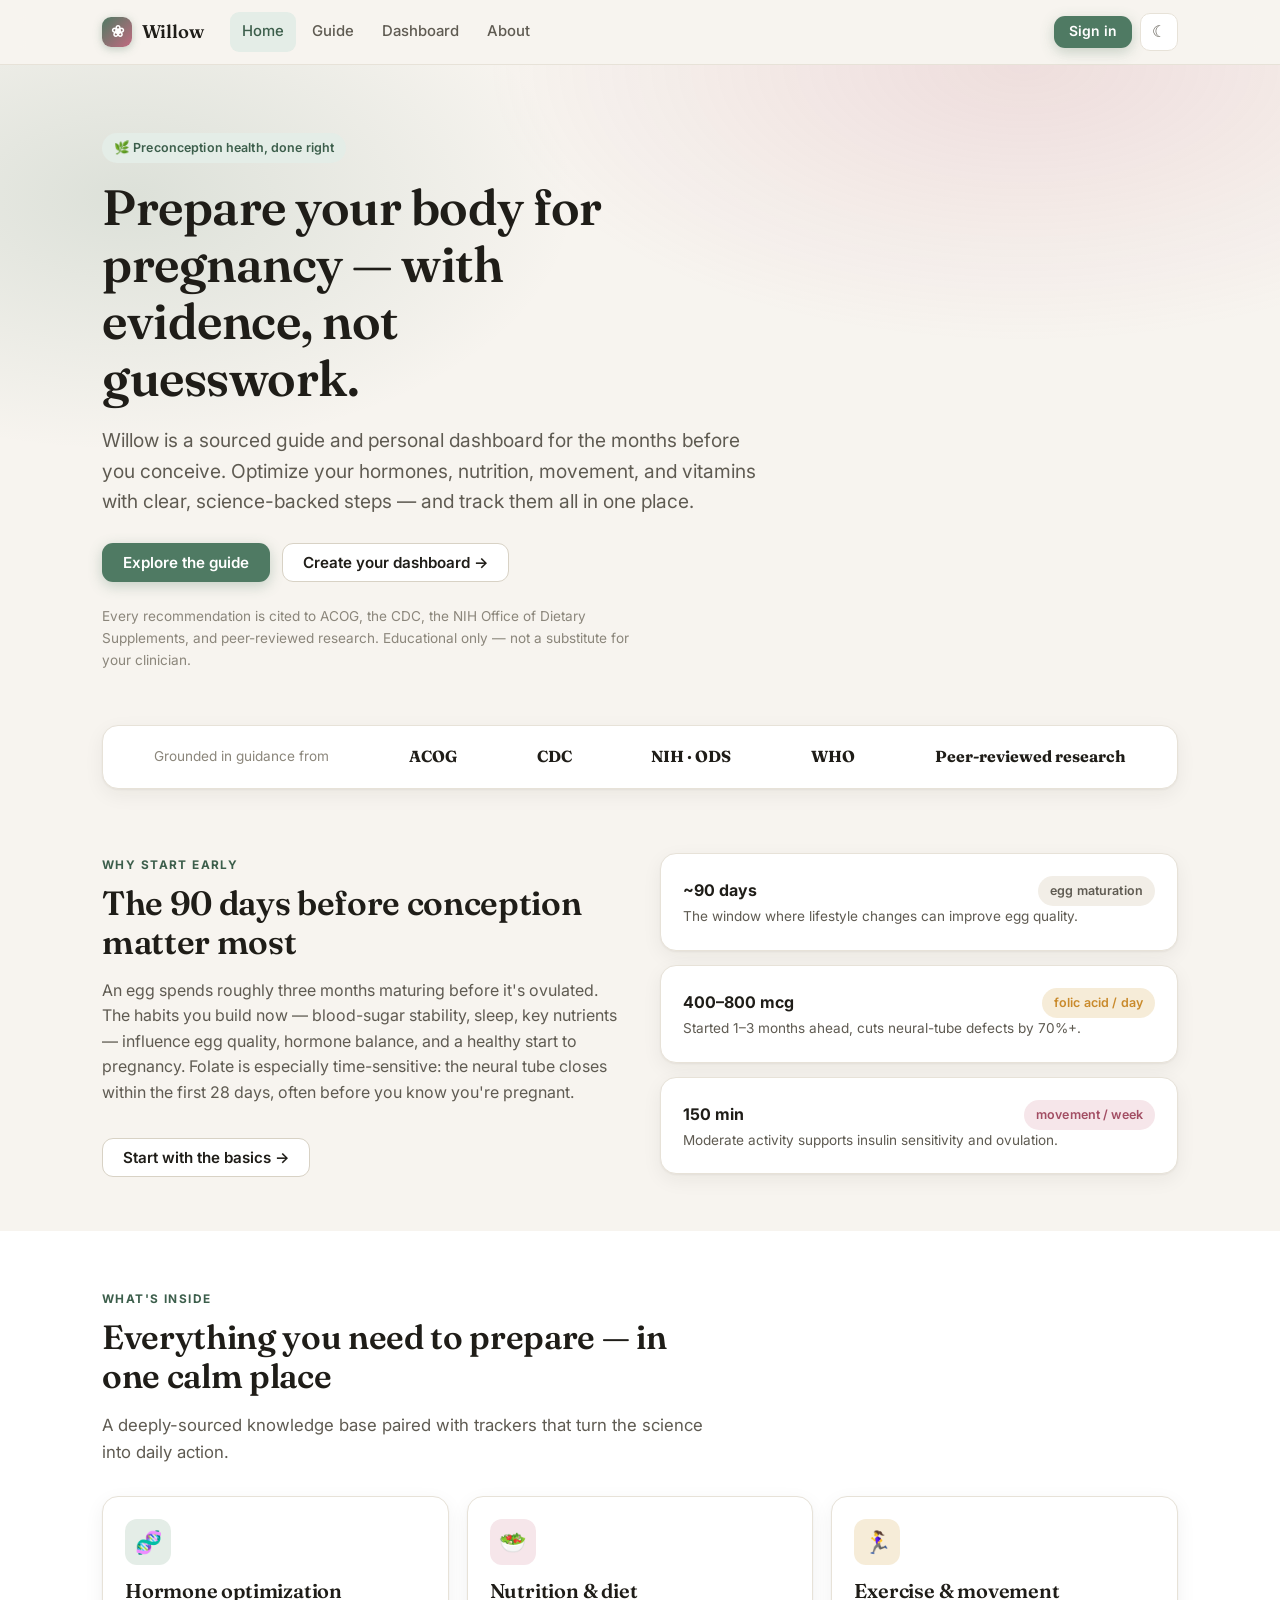
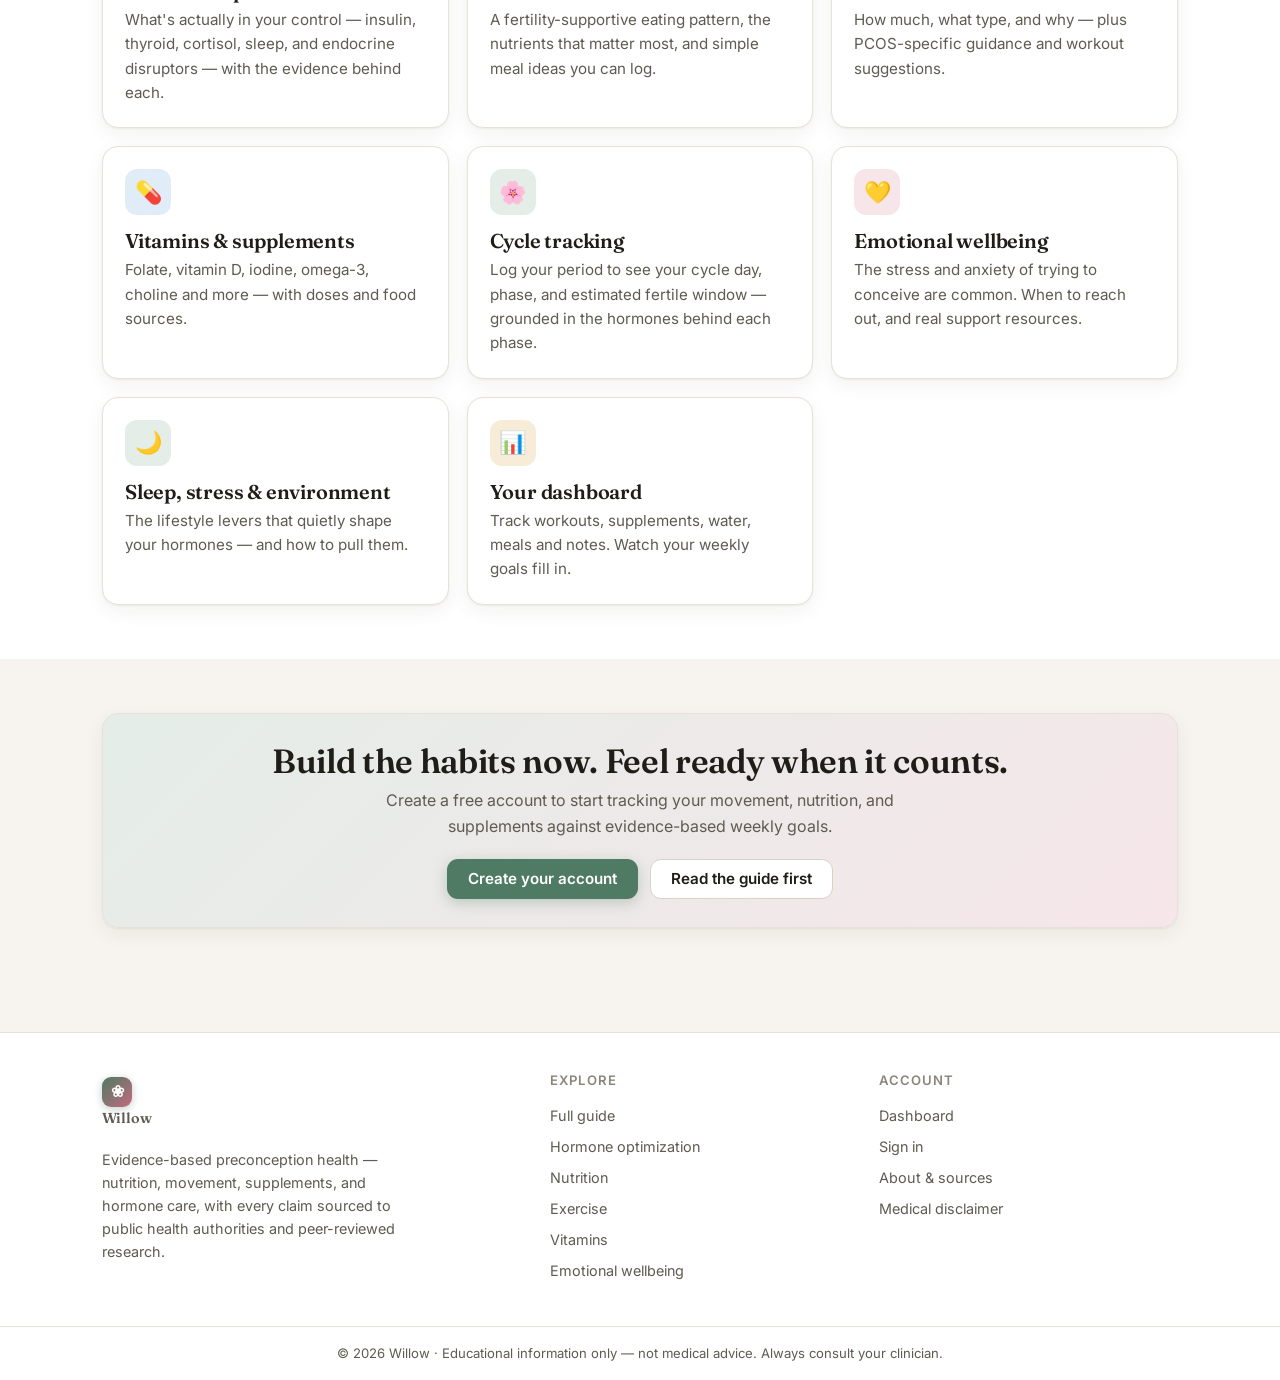
<file: index.html>
<!doctype html>
<html lang="en">
<head>
  <meta charset="utf-8">
  <meta name="viewport" content="width=device-width, initial-scale=1">
  <title>Willow — Evidence-based preconception health guide & dashboard</title>
  <meta name="description" content="A sourced knowledge base and personal dashboard for preparing your body before pregnancy: hormone optimization, nutrition, exercise, and vitamins — grounded in ACOG, CDC and NIH guidance.">
  <script>try{var t=localStorage.getItem("willow-theme");if(t)document.documentElement.setAttribute("data-theme",t)}catch(e){}</script>
  <meta name="theme-color" content="#f7f4ef" media="(prefers-color-scheme: light)">
  <meta name="theme-color" content="#14130f" media="(prefers-color-scheme: dark)">
  <meta property="og:type" content="website">
  <meta property="og:site_name" content="Willow">
  <meta property="og:title" content="Willow — Evidence-based preconception health guide & dashboard">
  <meta property="og:description" content="Prepare your body for pregnancy with evidence, not guesswork: a sourced guide plus trackers for cycles, movement, meals, and supplements.">
  <link rel="icon" href="data:image/svg+xml,%3Csvg xmlns='http://www.w3.org/2000/svg' viewBox='0 0 32 32'%3E%3Crect width='32' height='32' rx='8' fill='%234f7a63'/%3E%3Ctext x='16' y='23' font-size='20' text-anchor='middle' fill='white'%3E%E2%9D%80%3C/text%3E%3C/svg%3E">
  <link rel="preconnect" href="https://fonts.googleapis.com">
  <link rel="preconnect" href="https://fonts.gstatic.com" crossorigin>
  <link href="https://fonts.googleapis.com/css2?family=Inter:wght@400;500;600;700&family=Fraunces:opsz,wght@9..144,500;9..144,600&display=swap" rel="stylesheet">
  <link rel="stylesheet" href="css/styles.css">
</head>
<body data-base="">
  <div id="site-header"></div>

  <!-- Hero -->
  <section class="hero" id="main-content">
    <div class="container">
      <span class="pill">🌿 Preconception health, done right</span>
      <h1 style="margin:16px 0 0">Prepare your body for pregnancy — with evidence, not guesswork.</h1>
      <p class="lead">Willow is a sourced guide and personal dashboard for the months before you conceive. Optimize your hormones, nutrition, movement, and vitamins with clear, science-backed steps — and track them all in one place.</p>
      <div class="hero-actions">
        <a href="guide.html" class="btn btn-primary">Explore the guide</a>
        <a href="login.html" class="btn btn-ghost">Create your dashboard →</a>
      </div>
      <p class="small muted mt-3" style="max-width:60ch">Every recommendation is cited to ACOG, the CDC, the NIH Office of Dietary Supplements, and peer-reviewed research. Educational only — not a substitute for your clinician.</p>
    </div>
  </section>

  <!-- Trust strip -->
  <section class="container" style="padding-bottom:8px">
    <div class="card" style="display:flex;gap:26px;flex-wrap:wrap;justify-content:space-around;align-items:center;padding:18px 24px">
      <span class="small muted">Grounded in guidance from</span>
      <strong style="font-family:var(--font-display)">ACOG</strong>
      <strong style="font-family:var(--font-display)">CDC</strong>
      <strong style="font-family:var(--font-display)">NIH · ODS</strong>
      <strong style="font-family:var(--font-display)">WHO</strong>
      <strong style="font-family:var(--font-display)">Peer-reviewed research</strong>
    </div>
  </section>

  <!-- The 90-day window -->
  <section class="section">
    <div class="container grid" style="grid-template-columns:1fr 1fr;gap:40px;align-items:center">
      <div>
        <span class="eyebrow">Why start early</span>
        <h2 style="margin:8px 0 12px">The 90 days before conception matter most</h2>
        <p>An egg spends roughly three months maturing before it's ovulated. The habits you build now — blood-sugar stability, sleep, key nutrients — influence egg quality, hormone balance, and a healthy start to pregnancy. Folate is especially time-sensitive: the neural tube closes within the first 28 days, often before you know you're pregnant.</p>
        <a href="guide.html#basics" class="btn btn-ghost mt-2">Start with the basics →</a>
      </div>
      <div class="grid" style="gap:14px">
        <div class="card"><div class="flex between items-center"><strong>~90 days</strong><span class="pill muted">egg maturation</span></div><p class="small mb-0 mt-0">The window where lifestyle changes can improve egg quality.</p></div>
        <div class="card"><div class="flex between items-center"><strong>400–800 mcg</strong><span class="pill gold">folic acid / day</span></div><p class="small mb-0 mt-0">Started 1–3 months ahead, cuts neural-tube defects by 70%+.</p></div>
        <div class="card"><div class="flex between items-center"><strong>150 min</strong><span class="pill rose">movement / week</span></div><p class="small mb-0 mt-0">Moderate activity supports insulin sensitivity and ovulation.</p></div>
      </div>
    </div>
  </section>

  <!-- Feature cards -->
  <section class="section section-alt">
    <div class="container">
      <div class="section-head">
        <span class="eyebrow">What's inside</span>
        <h2 style="margin:8px 0 8px">Everything you need to prepare — in one calm place</h2>
        <p>A deeply-sourced knowledge base paired with trackers that turn the science into daily action.</p>
      </div>
      <div class="grid grid-3">
        <a href="guide.html#hormones" class="feature card"><div class="ico">🧬</div><h3>Hormone optimization</h3><p>What's actually in your control — insulin, thyroid, cortisol, sleep, and endocrine disruptors — with the evidence behind each.</p></a>
        <a href="guide.html#nutrition" class="feature card rose"><div class="ico">🥗</div><h3>Nutrition &amp; diet</h3><p>A fertility-supportive eating pattern, the nutrients that matter most, and simple meal ideas you can log.</p></a>
        <a href="guide.html#exercise" class="feature card gold"><div class="ico">🏃‍♀️</div><h3>Exercise &amp; movement</h3><p>How much, what type, and why — plus PCOS-specific guidance and workout suggestions.</p></a>
        <a href="guide.html#vitamins" class="feature card info"><div class="ico">💊</div><h3>Vitamins &amp; supplements</h3><p>Folate, vitamin D, iodine, omega-3, choline and more — with doses and food sources.</p></a>
        <a href="dashboard.html" class="feature card"><div class="ico">🌸</div><h3>Cycle tracking</h3><p>Log your period to see your cycle day, phase, and estimated fertile window — grounded in the hormones behind each phase.</p></a>
        <a href="guide.html#wellbeing" class="feature card rose"><div class="ico">💛</div><h3>Emotional wellbeing</h3><p>The stress and anxiety of trying to conceive are common. When to reach out, and real support resources.</p></a>
        <a href="guide.html#lifestyle" class="feature card"><div class="ico">🌙</div><h3>Sleep, stress &amp; environment</h3><p>The lifestyle levers that quietly shape your hormones — and how to pull them.</p></a>
        <a href="dashboard.html" class="feature card gold"><div class="ico">📊</div><h3>Your dashboard</h3><p>Track workouts, supplements, water, meals and notes. Watch your weekly goals fill in.</p></a>
      </div>
    </div>
  </section>

  <!-- CTA -->
  <section class="section">
    <div class="container">
      <div class="card card-pad-lg" style="text-align:center;background:linear-gradient(135deg,var(--brand-soft),var(--accent-soft))">
        <h2 style="margin:0 0 8px">Build the habits now. Feel ready when it counts.</h2>
        <p style="max-width:52ch;margin:0 auto 20px">Create a free account to start tracking your movement, nutrition, and supplements against evidence-based weekly goals.</p>
        <div class="hero-actions" style="justify-content:center">
          <a href="login.html" class="btn btn-primary">Create your account</a>
          <a href="guide.html" class="btn btn-ghost">Read the guide first</a>
        </div>
      </div>
    </div>
  </section>

  <div id="site-footer"></div>
  <script src="js/layout.js" defer></script>
  <script type="module" src="js/auth.js"></script>
</body>
</html>
</file>
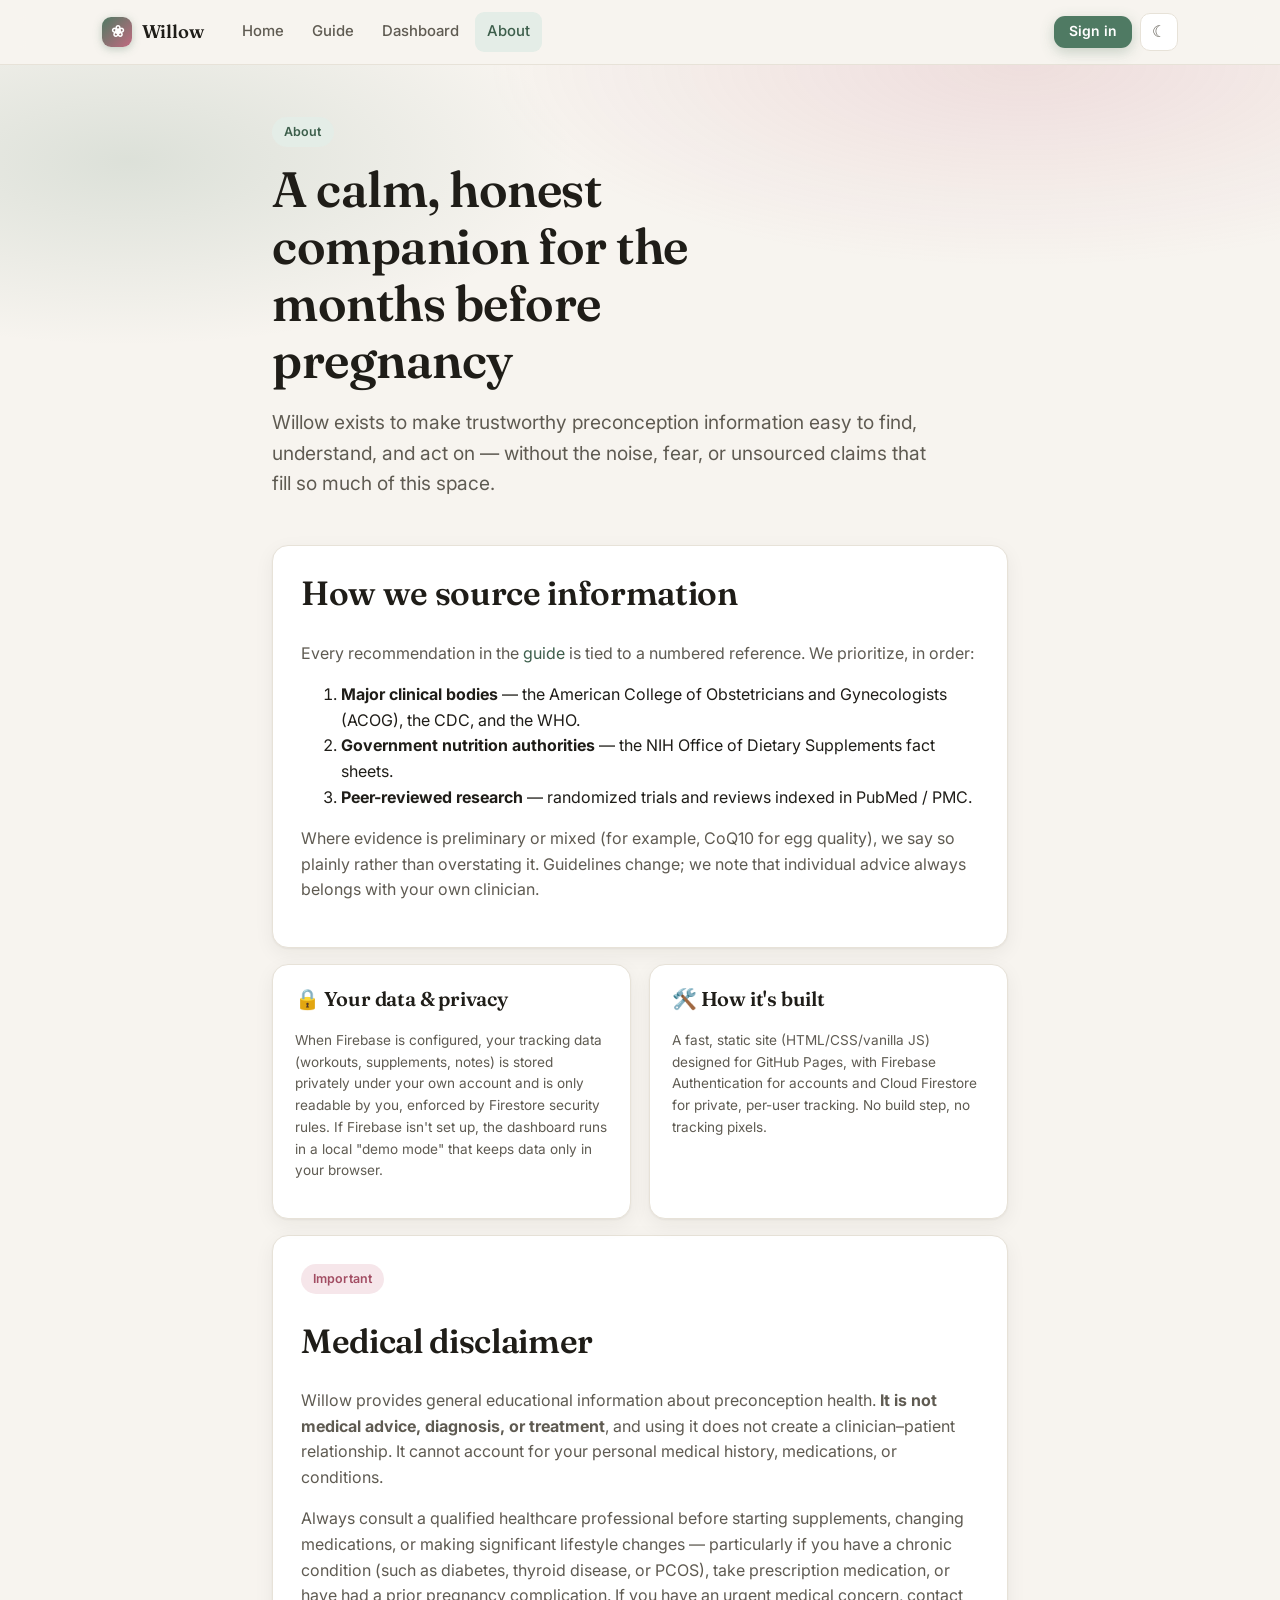
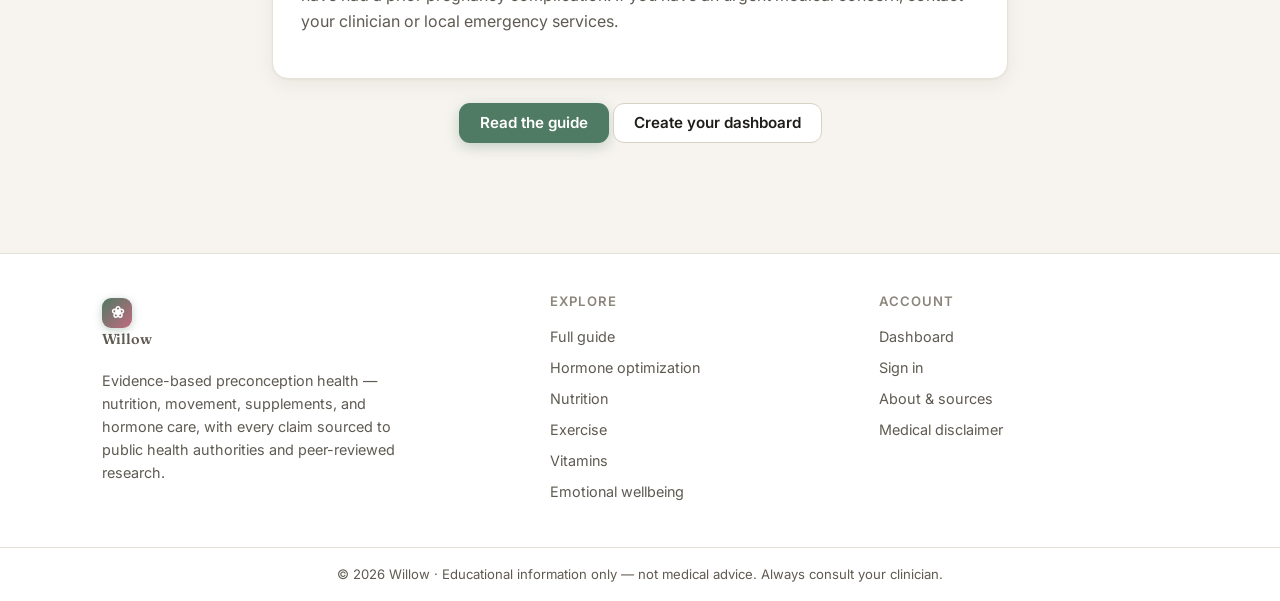
<file: about.html>
<!doctype html>
<html lang="en">
<head>
  <meta charset="utf-8">
  <meta name="viewport" content="width=device-width, initial-scale=1">
  <title>About &amp; sources — Willow</title>
  <meta name="description" content="How Willow is built, how we source information, privacy, and the medical disclaimer.">
  <script>try{var t=localStorage.getItem("willow-theme");if(t)document.documentElement.setAttribute("data-theme",t)}catch(e){}</script>
  <meta name="theme-color" content="#f7f4ef" media="(prefers-color-scheme: light)">
  <meta name="theme-color" content="#14130f" media="(prefers-color-scheme: dark)">
  <meta property="og:type" content="website">
  <meta property="og:site_name" content="Willow">
  <meta property="og:title" content="About & sources — Willow">
  <meta property="og:description" content="How Willow sources its information, how your data is protected, and the medical disclaimer.">
  <link rel="icon" href="data:image/svg+xml,%3Csvg xmlns='http://www.w3.org/2000/svg' viewBox='0 0 32 32'%3E%3Crect width='32' height='32' rx='8' fill='%234f7a63'/%3E%3Ctext x='16' y='23' font-size='20' text-anchor='middle' fill='white'%3E%E2%9D%80%3C/text%3E%3C/svg%3E">
  <link rel="preconnect" href="https://fonts.googleapis.com">
  <link rel="preconnect" href="https://fonts.gstatic.com" crossorigin>
  <link href="https://fonts.googleapis.com/css2?family=Inter:wght@400;500;600;700&family=Fraunces:opsz,wght@9..144,500;9..144,600&display=swap" rel="stylesheet">
  <link rel="stylesheet" href="css/styles.css">
</head>
<body data-base="">
  <div id="site-header"></div>

  <section class="hero" style="padding:52px 0 20px" id="main-content">
    <div class="container narrow">
      <span class="pill">About</span>
      <h1 style="margin:14px 0 0">A calm, honest companion for the months before pregnancy</h1>
      <p class="lead">Willow exists to make trustworthy preconception information easy to find, understand, and act on — without the noise, fear, or unsourced claims that fill so much of this space.</p>
    </div>
  </section>

  <main class="container narrow" style="padding-bottom:60px">
    <div class="card card-pad-lg">
      <h2 style="margin-top:0">How we source information</h2>
      <p>Every recommendation in the <a href="guide.html">guide</a> is tied to a numbered reference. We prioritize, in order:</p>
      <ol>
        <li><strong>Major clinical bodies</strong> — the American College of Obstetricians and Gynecologists (ACOG), the CDC, and the WHO.</li>
        <li><strong>Government nutrition authorities</strong> — the NIH Office of Dietary Supplements fact sheets.</li>
        <li><strong>Peer-reviewed research</strong> — randomized trials and reviews indexed in PubMed / PMC.</li>
      </ol>
      <p>Where evidence is preliminary or mixed (for example, CoQ10 for egg quality), we say so plainly rather than overstating it. Guidelines change; we note that individual advice always belongs with your own clinician.</p>
    </div>

    <div class="grid grid-2 mt-2">
      <div class="card">
        <h3 style="margin-top:0">🔒 Your data &amp; privacy</h3>
        <p class="small">When Firebase is configured, your tracking data (workouts, supplements, notes) is stored privately under your own account and is only readable by you, enforced by Firestore security rules. If Firebase isn't set up, the dashboard runs in a local "demo mode" that keeps data only in your browser.</p>
      </div>
      <div class="card">
        <h3 style="margin-top:0">🛠️ How it's built</h3>
        <p class="small">A fast, static site (HTML/CSS/vanilla JS) designed for GitHub Pages, with Firebase Authentication for accounts and Cloud Firestore for private, per-user tracking. No build step, no tracking pixels.</p>
      </div>
    </div>

    <div class="card card-pad-lg mt-2" id="disclaimer">
      <span class="pill rose">Important</span>
      <h2>Medical disclaimer</h2>
      <p>Willow provides general educational information about preconception health. <strong>It is not medical advice, diagnosis, or treatment</strong>, and using it does not create a clinician–patient relationship. It cannot account for your personal medical history, medications, or conditions.</p>
      <p>Always consult a qualified healthcare professional before starting supplements, changing medications, or making significant lifestyle changes — particularly if you have a chronic condition (such as diabetes, thyroid disease, or PCOS), take prescription medication, or have had a prior pregnancy complication. If you have an urgent medical concern, contact your clinician or local emergency services.</p>
    </div>

    <div class="text-center mt-3">
      <a href="guide.html" class="btn btn-primary">Read the guide</a>
      <a href="login.html" class="btn btn-ghost">Create your dashboard</a>
    </div>
  </main>

  <div id="site-footer"></div>
  <script src="js/layout.js" defer></script>
  <script type="module" src="js/auth.js"></script>
</body>
</html>
</file>
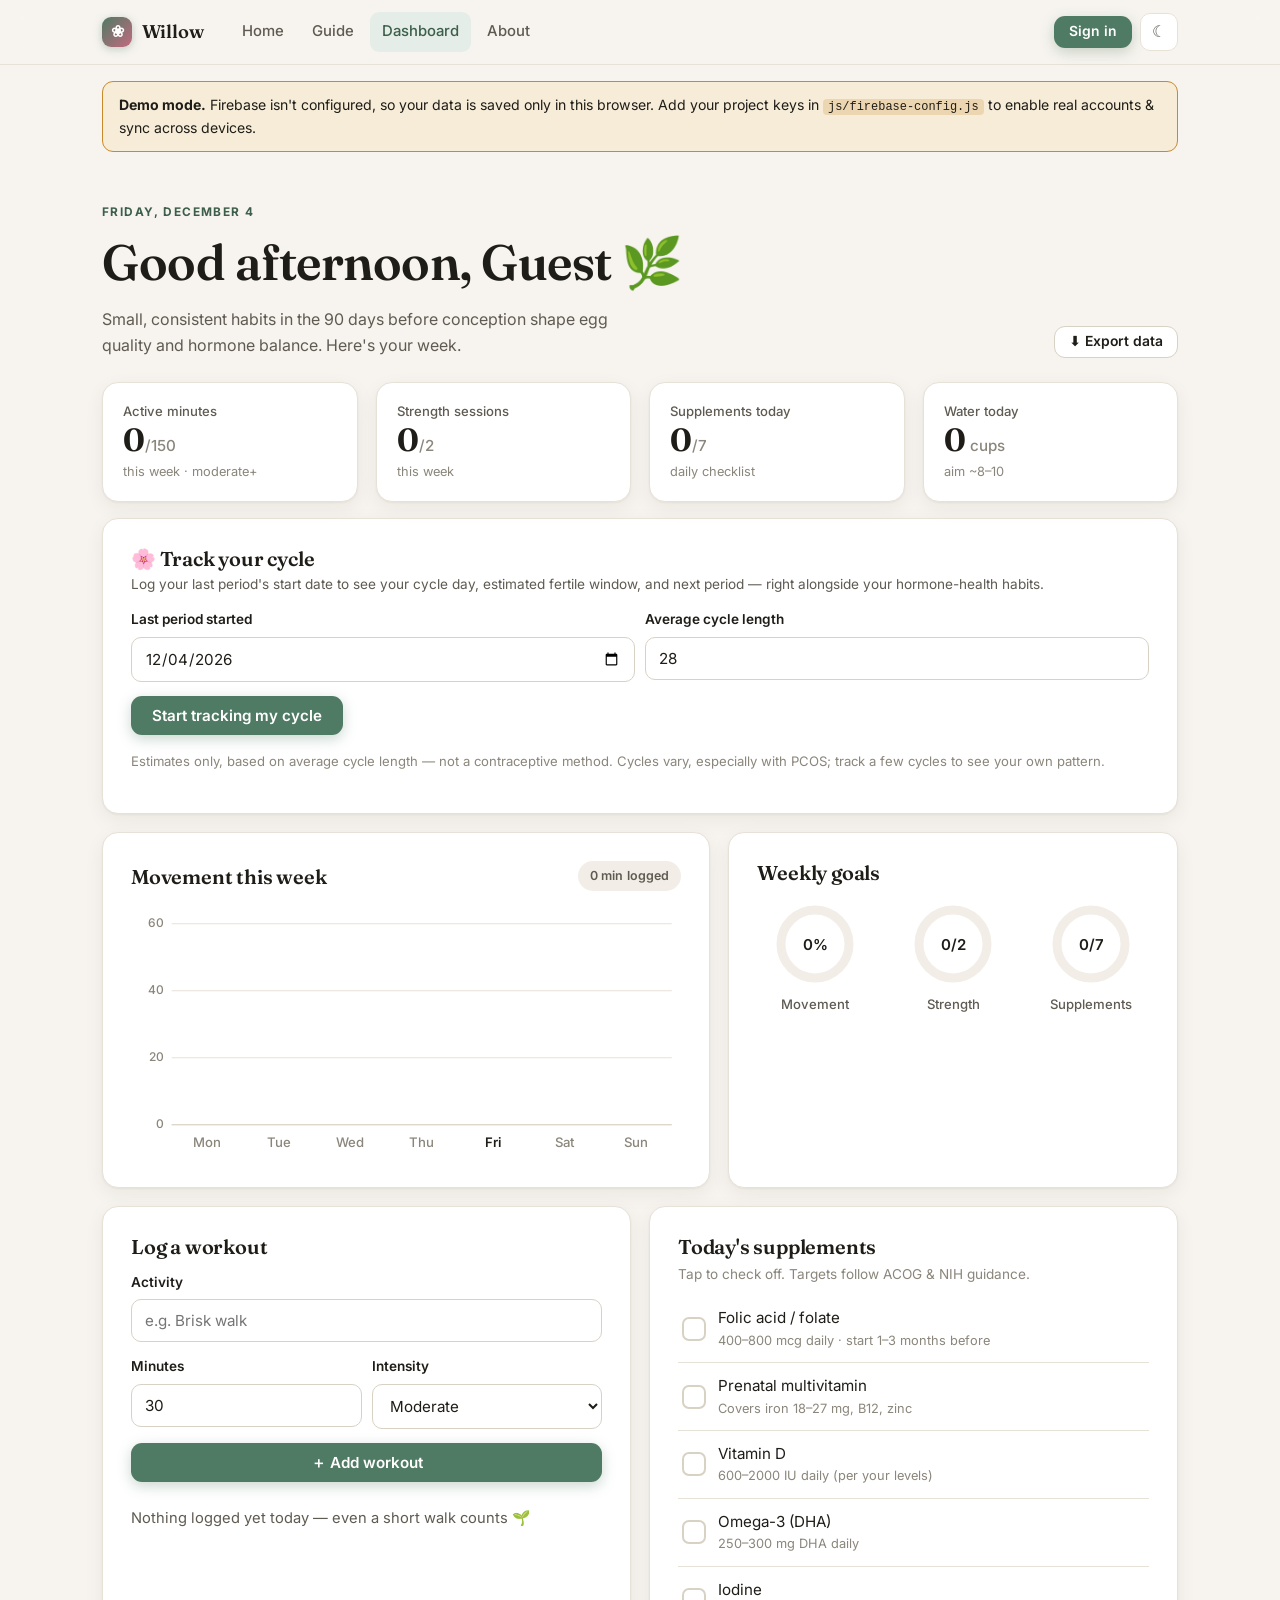
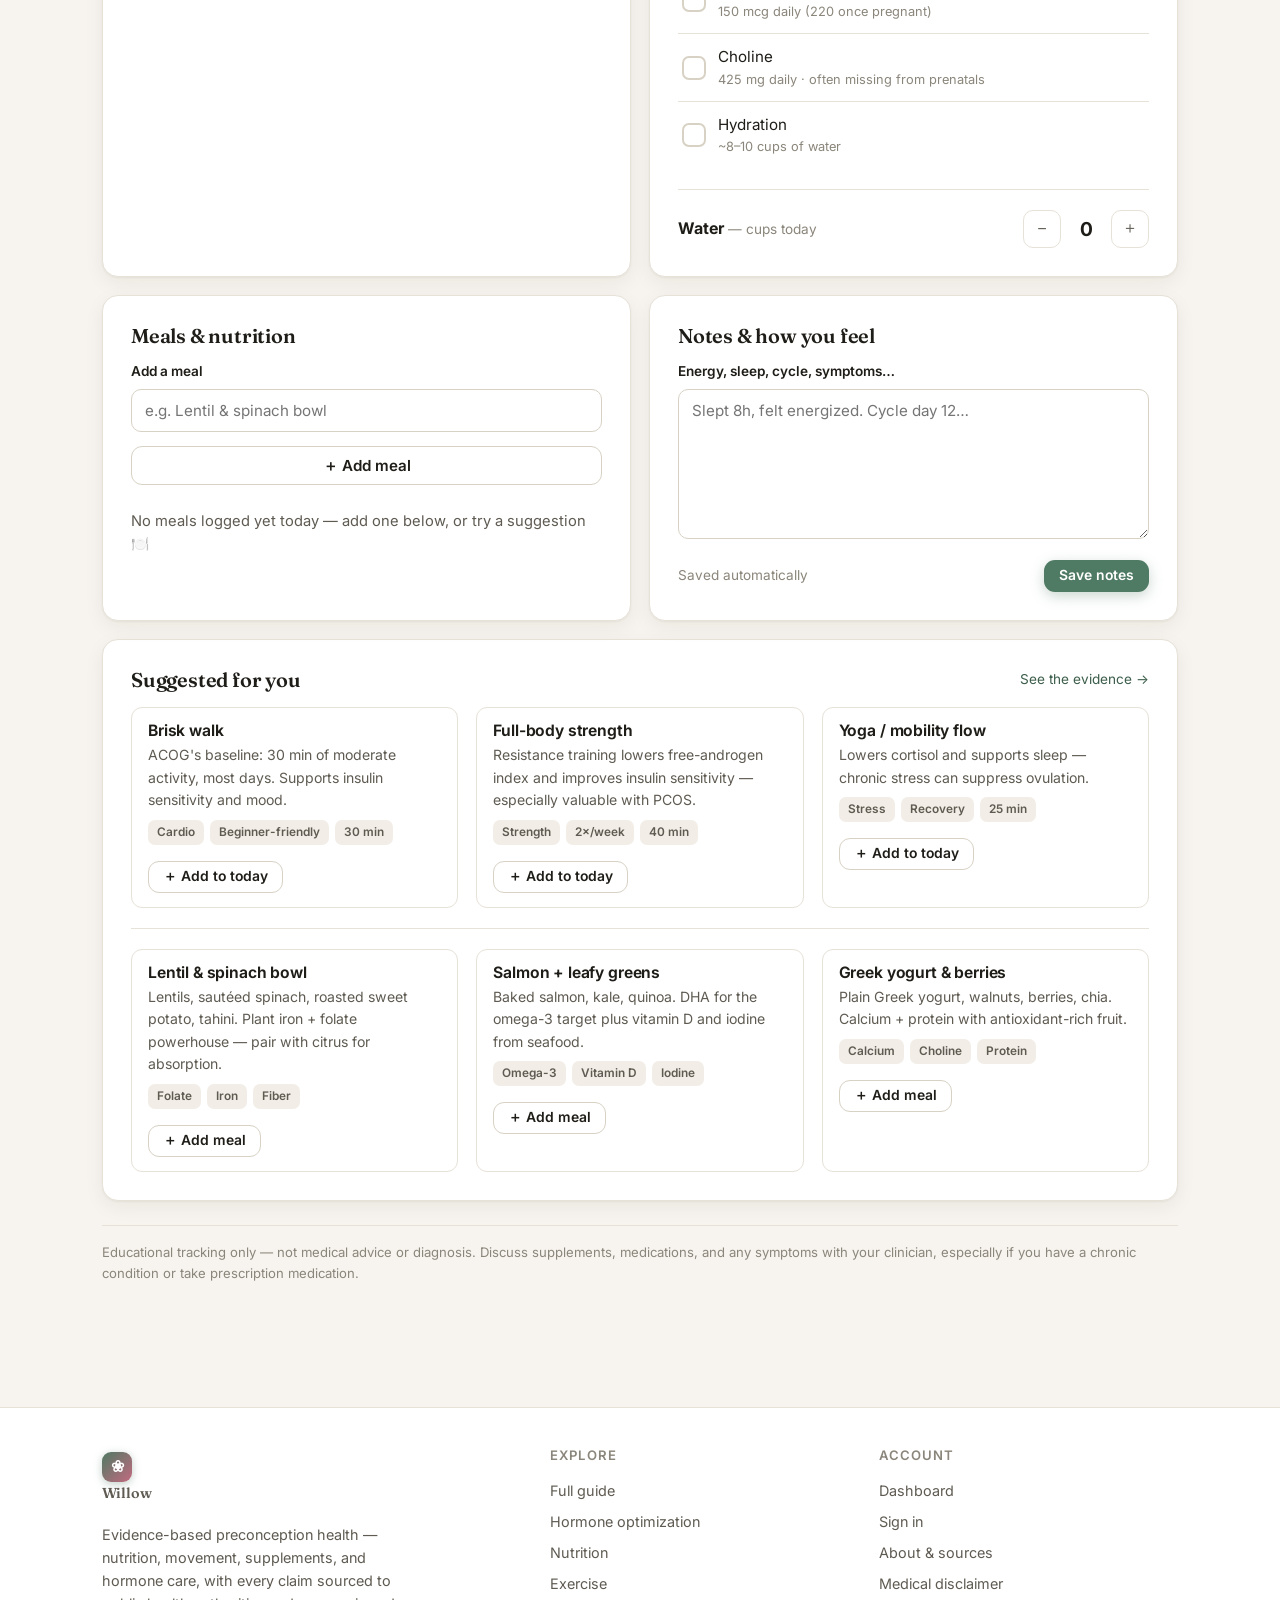
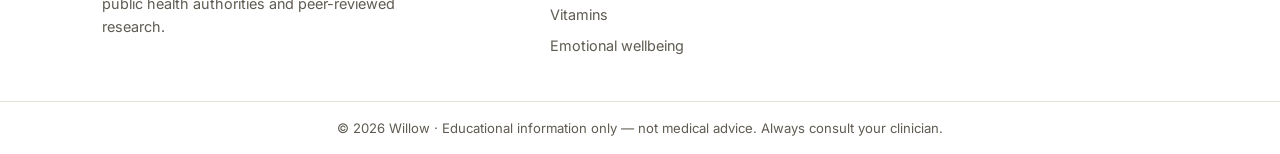
<file: dashboard.html>
<!doctype html>
<html lang="en">
<head>
  <meta charset="utf-8">
  <meta name="viewport" content="width=device-width, initial-scale=1">
  <title>Dashboard — Willow</title>
  <meta name="description" content="Track your cycle, workouts, supplements, water, meals and notes against evidence-based weekly goals.">
  <script>try{var t=localStorage.getItem("willow-theme");if(t)document.documentElement.setAttribute("data-theme",t)}catch(e){}</script>
  <meta name="theme-color" content="#f7f4ef" media="(prefers-color-scheme: light)">
  <meta name="theme-color" content="#14130f" media="(prefers-color-scheme: dark)">
  <meta property="og:type" content="website">
  <meta property="og:site_name" content="Willow">
  <meta property="og:title" content="Your dashboard — Willow">
  <meta property="og:description" content="Cycle, movement, supplement, meal and water tracking against evidence-based weekly goals.">
  <link rel="icon" href="data:image/svg+xml,%3Csvg xmlns='http://www.w3.org/2000/svg' viewBox='0 0 32 32'%3E%3Crect width='32' height='32' rx='8' fill='%234f7a63'/%3E%3Ctext x='16' y='23' font-size='20' text-anchor='middle' fill='white'%3E%E2%9D%80%3C/text%3E%3C/svg%3E">
  <link rel="preconnect" href="https://fonts.googleapis.com">
  <link rel="preconnect" href="https://fonts.gstatic.com" crossorigin>
  <link href="https://fonts.googleapis.com/css2?family=Inter:wght@400;500;600;700&family=Fraunces:opsz,wght@9..144,500;9..144,600&display=swap" rel="stylesheet">
  <link rel="stylesheet" href="css/styles.css">
</head>
<body data-base="" data-requires-auth="true">
  <div id="site-header"></div>

  <main class="container" id="main-content" style="padding-bottom:60px">
    <div id="dashApp">
      <div class="card card-pad-lg text-center" style="margin-top:40px">
        <p class="muted mb-0">Loading your dashboard…</p>
      </div>
    </div>
  </main>

  <div id="site-footer"></div>
  <script src="js/layout.js" defer></script>
  <script type="module" src="js/auth.js"></script>
  <script type="module" src="js/dashboard.js"></script>
</body>
</html>
</file>
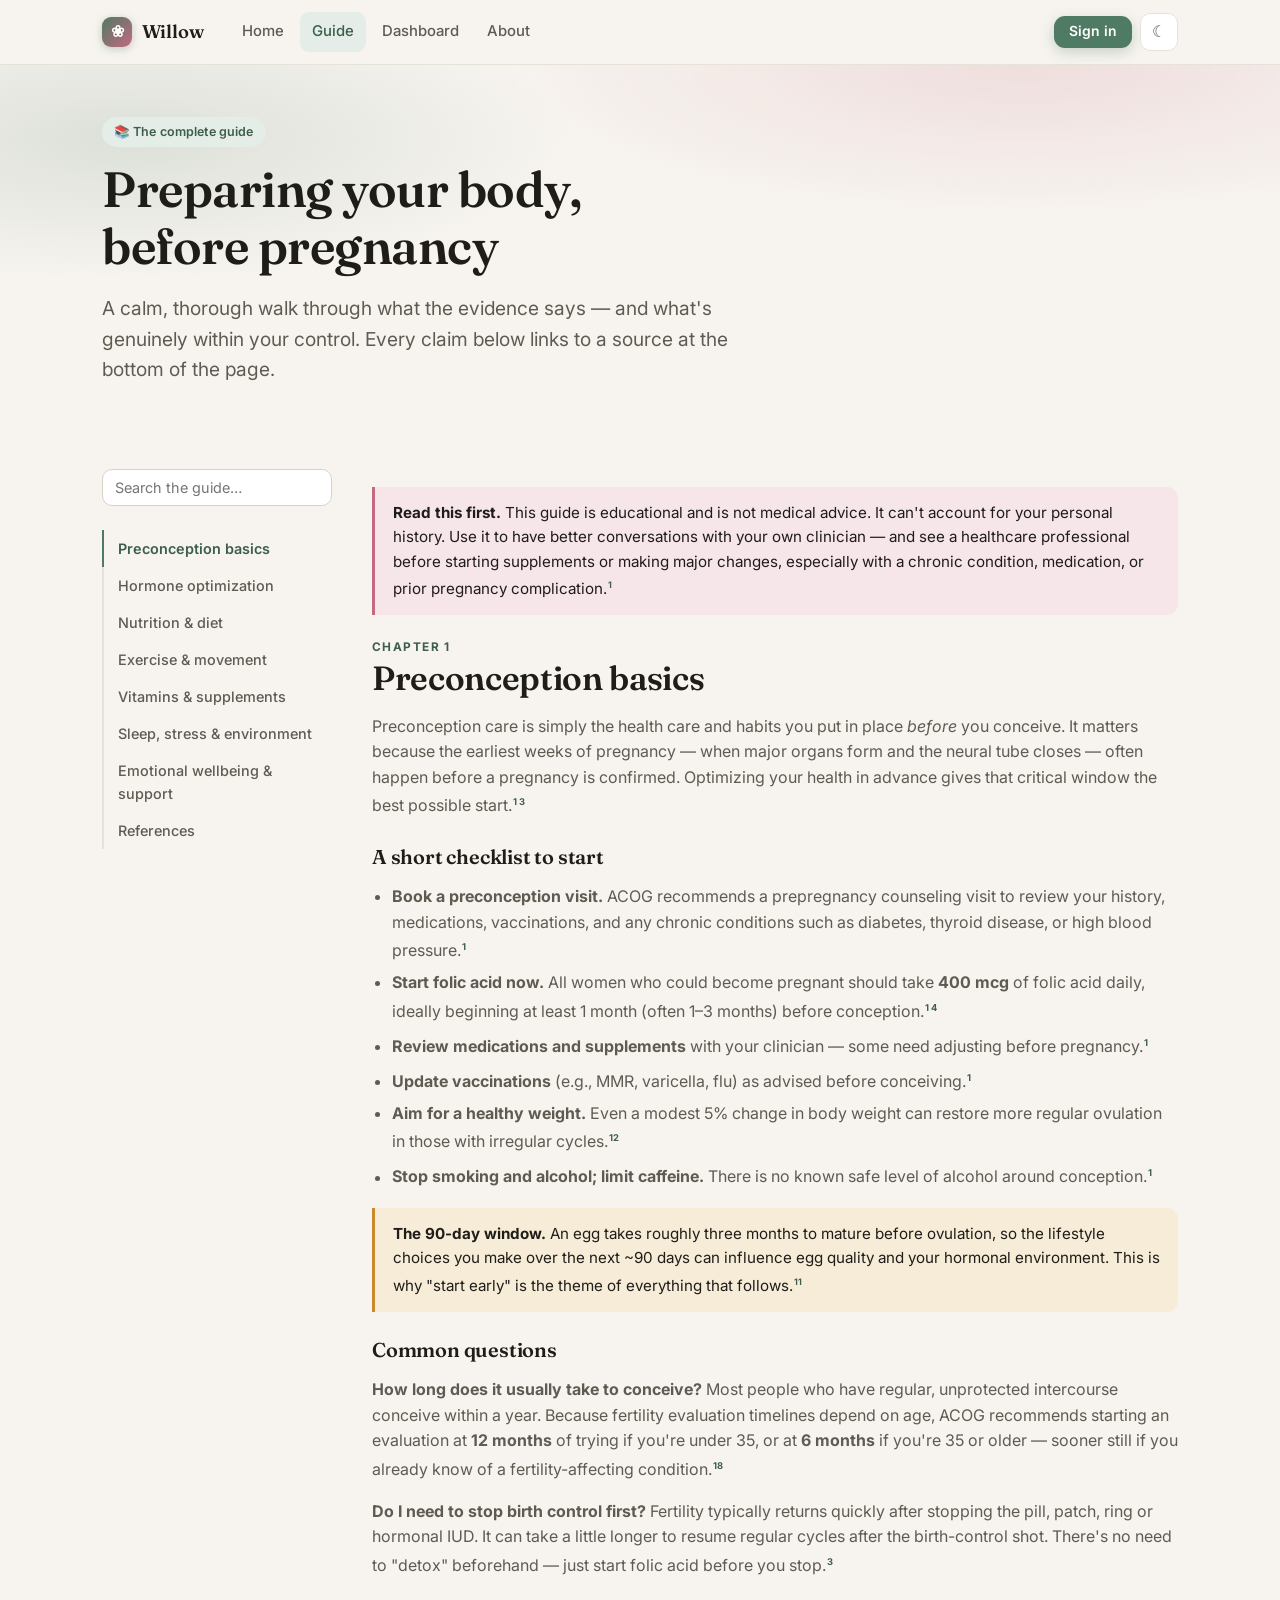
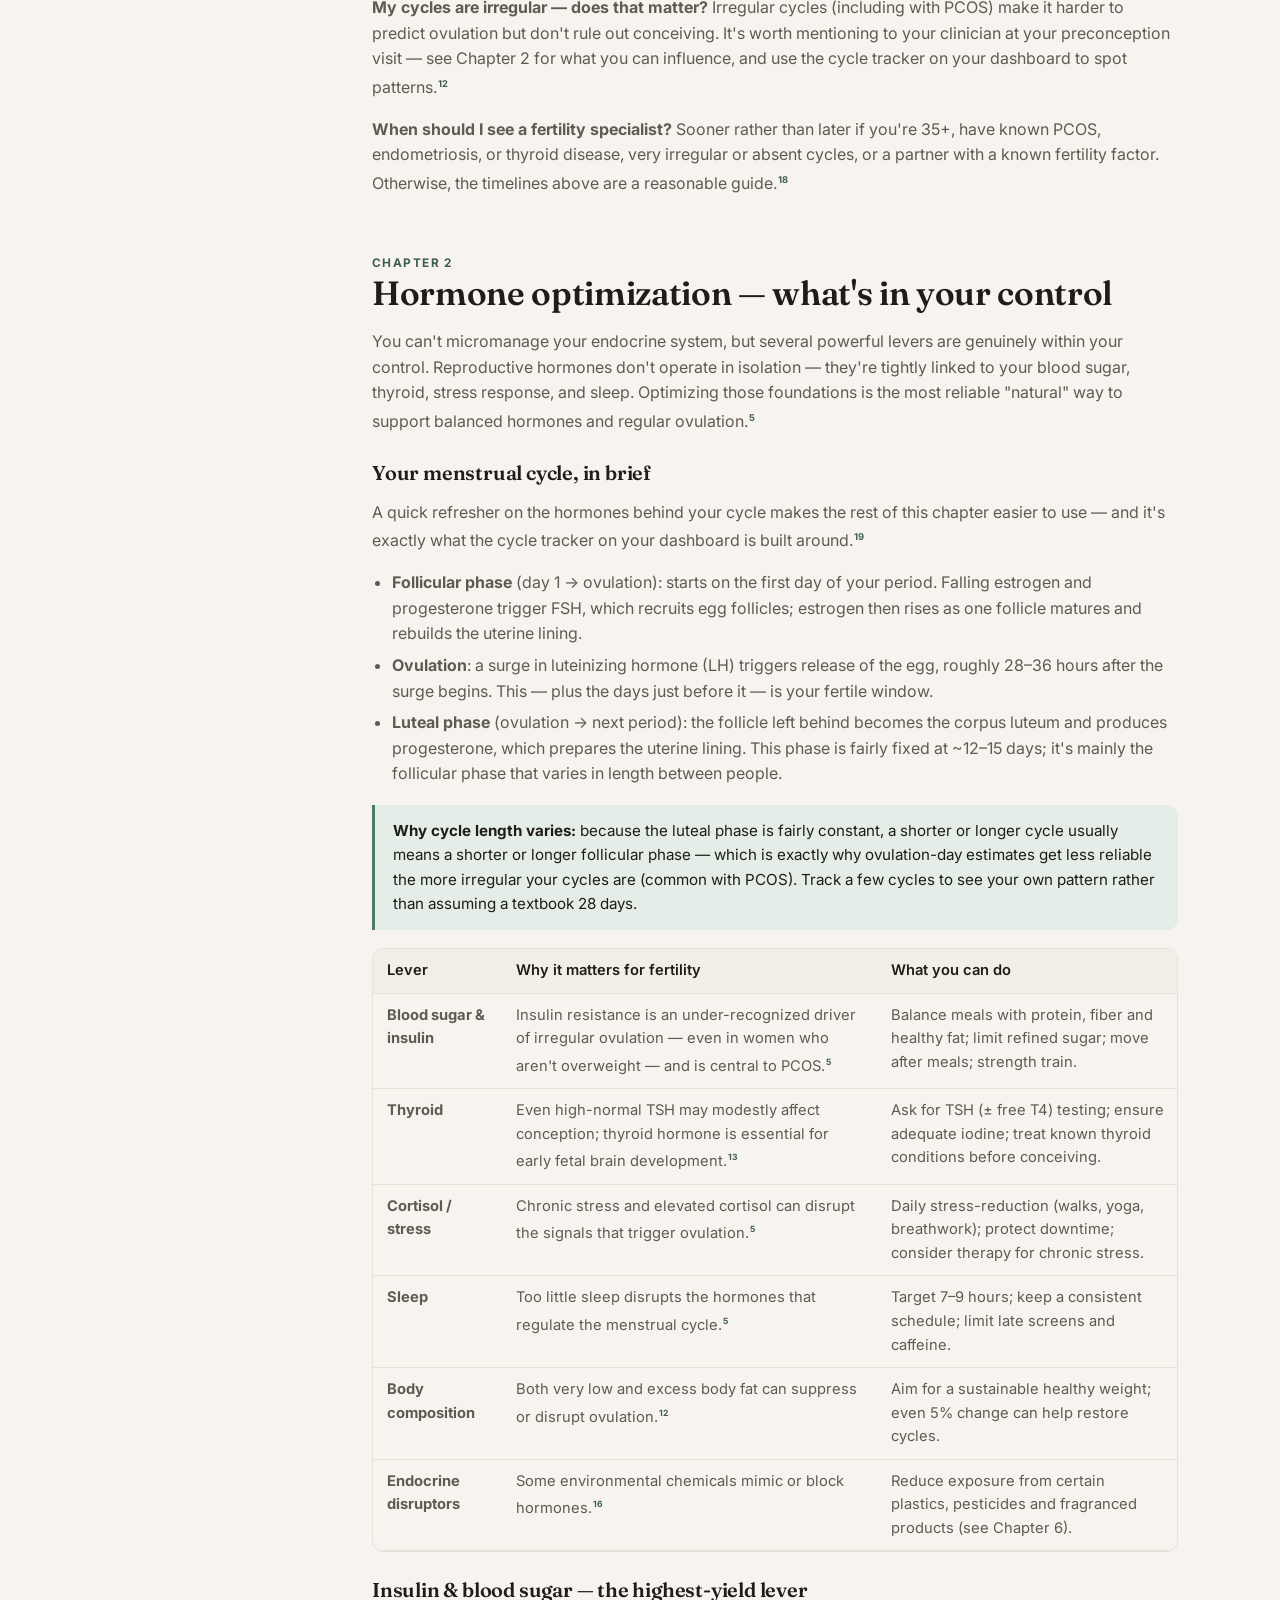
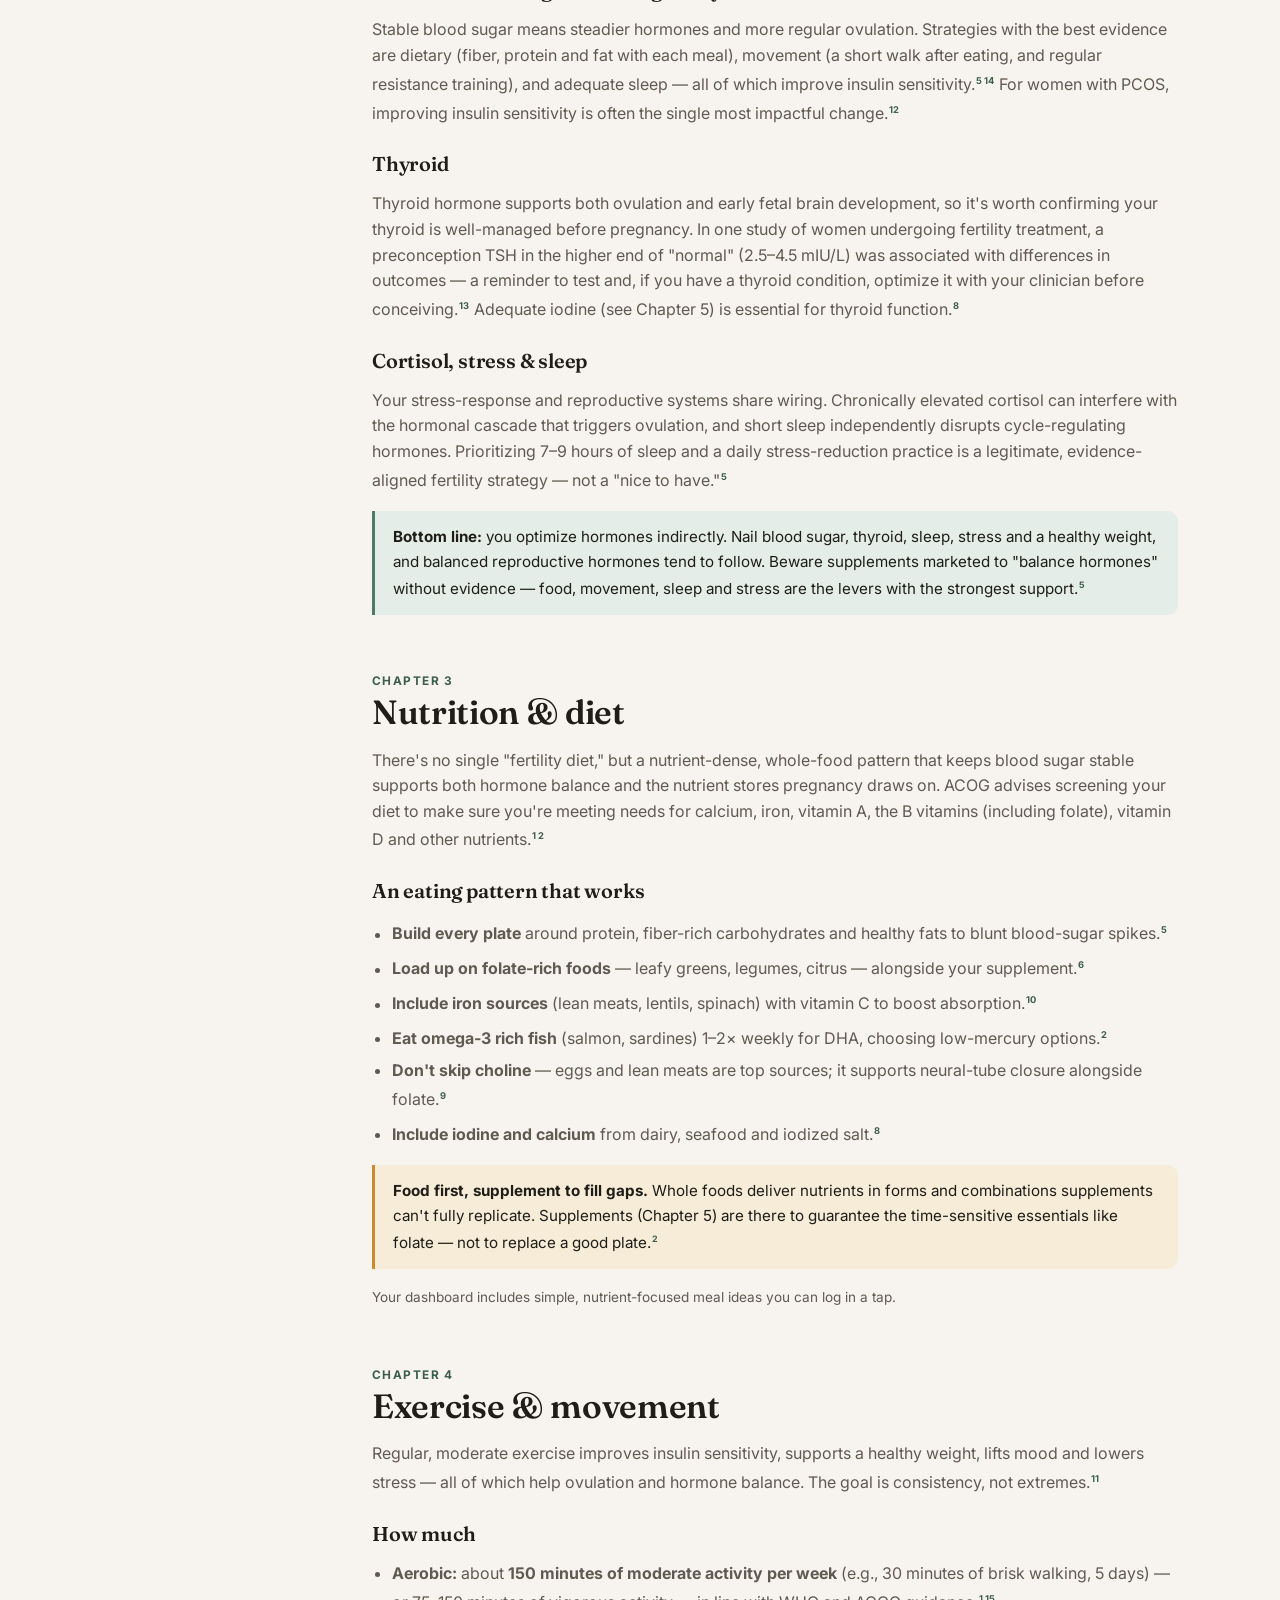
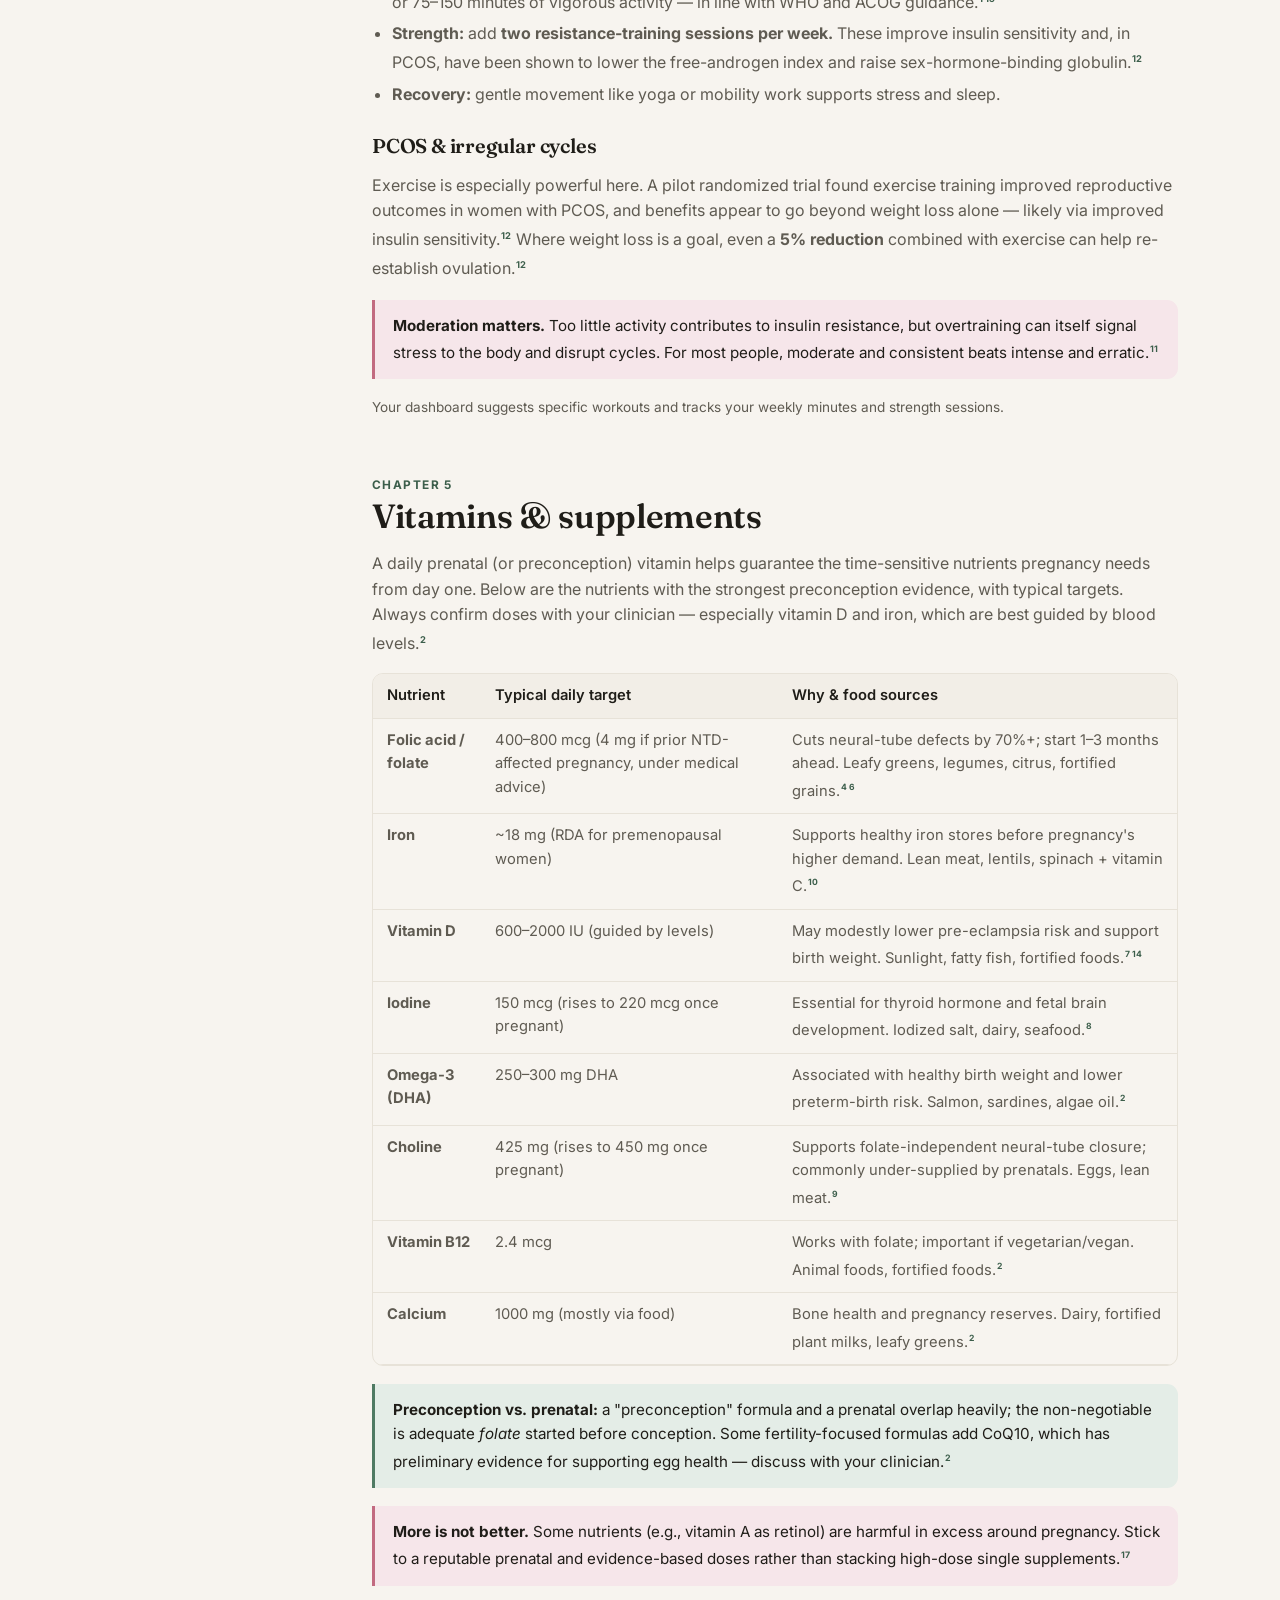
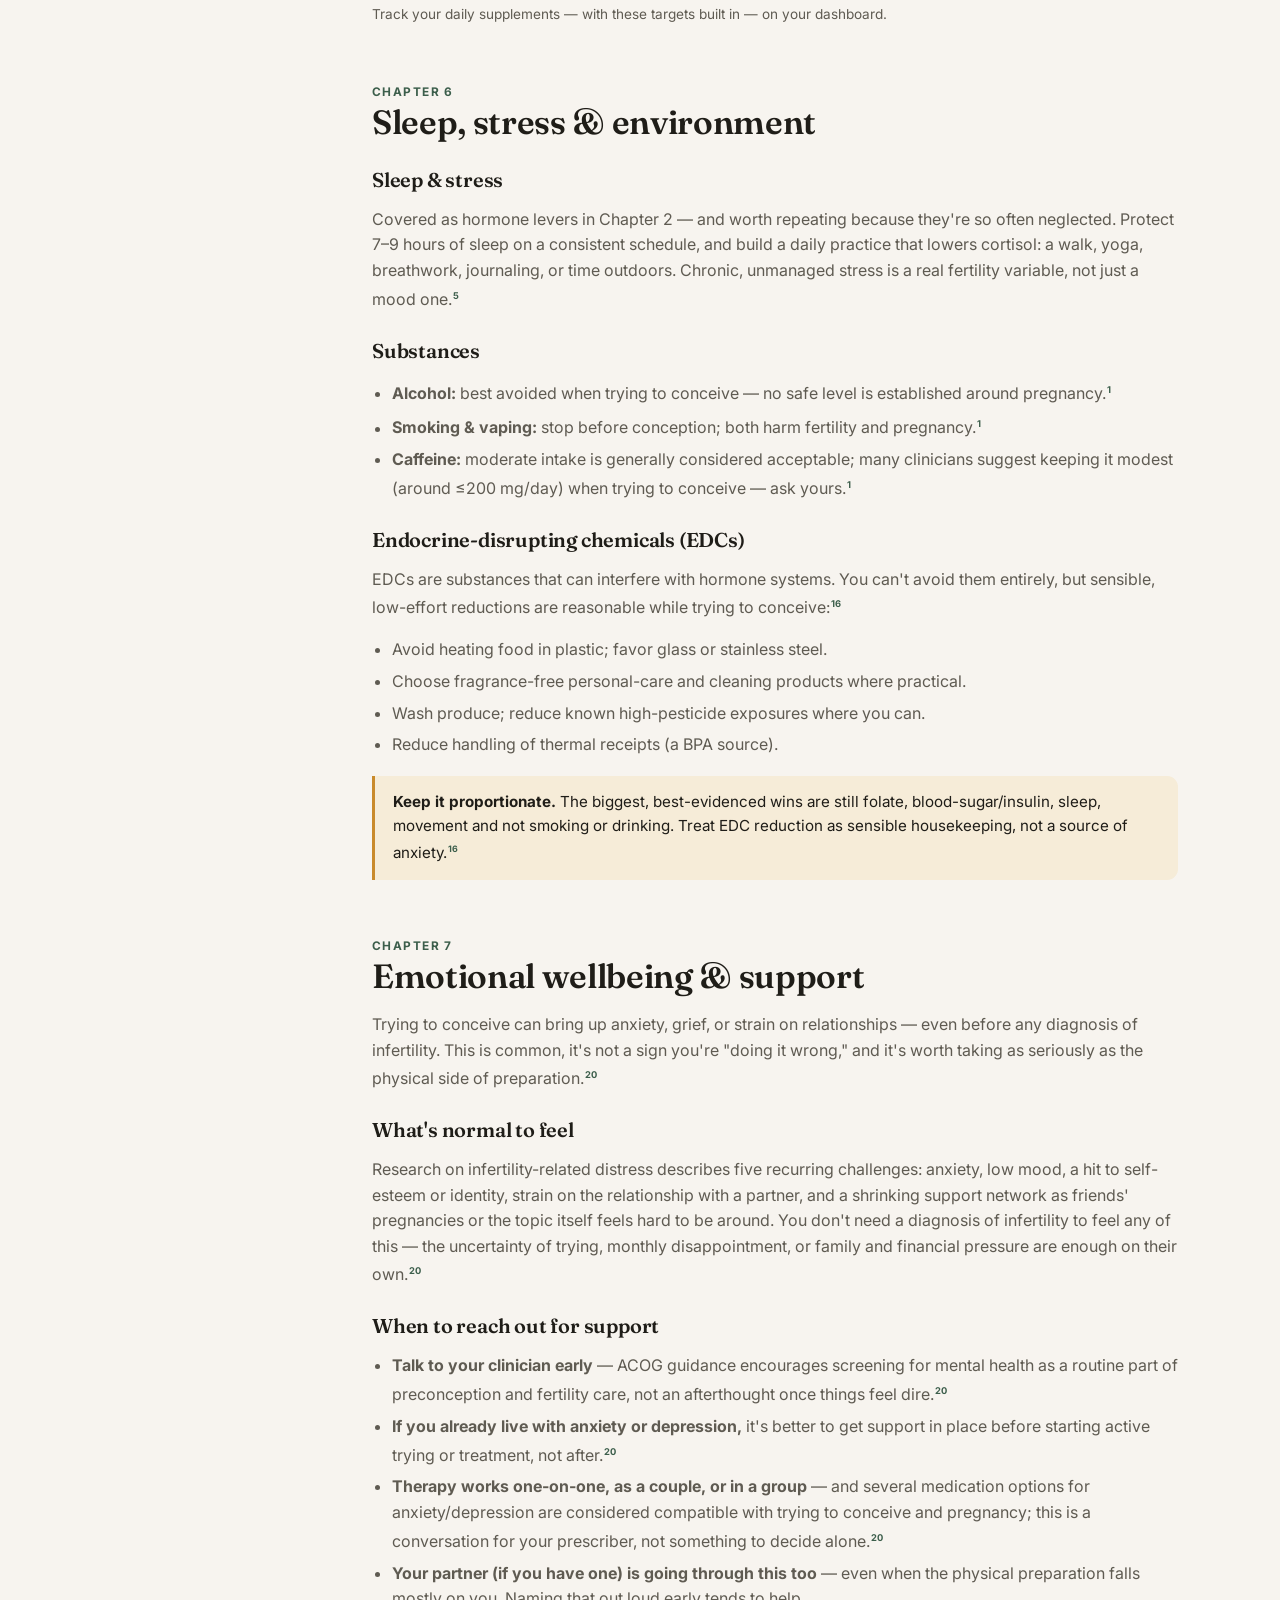
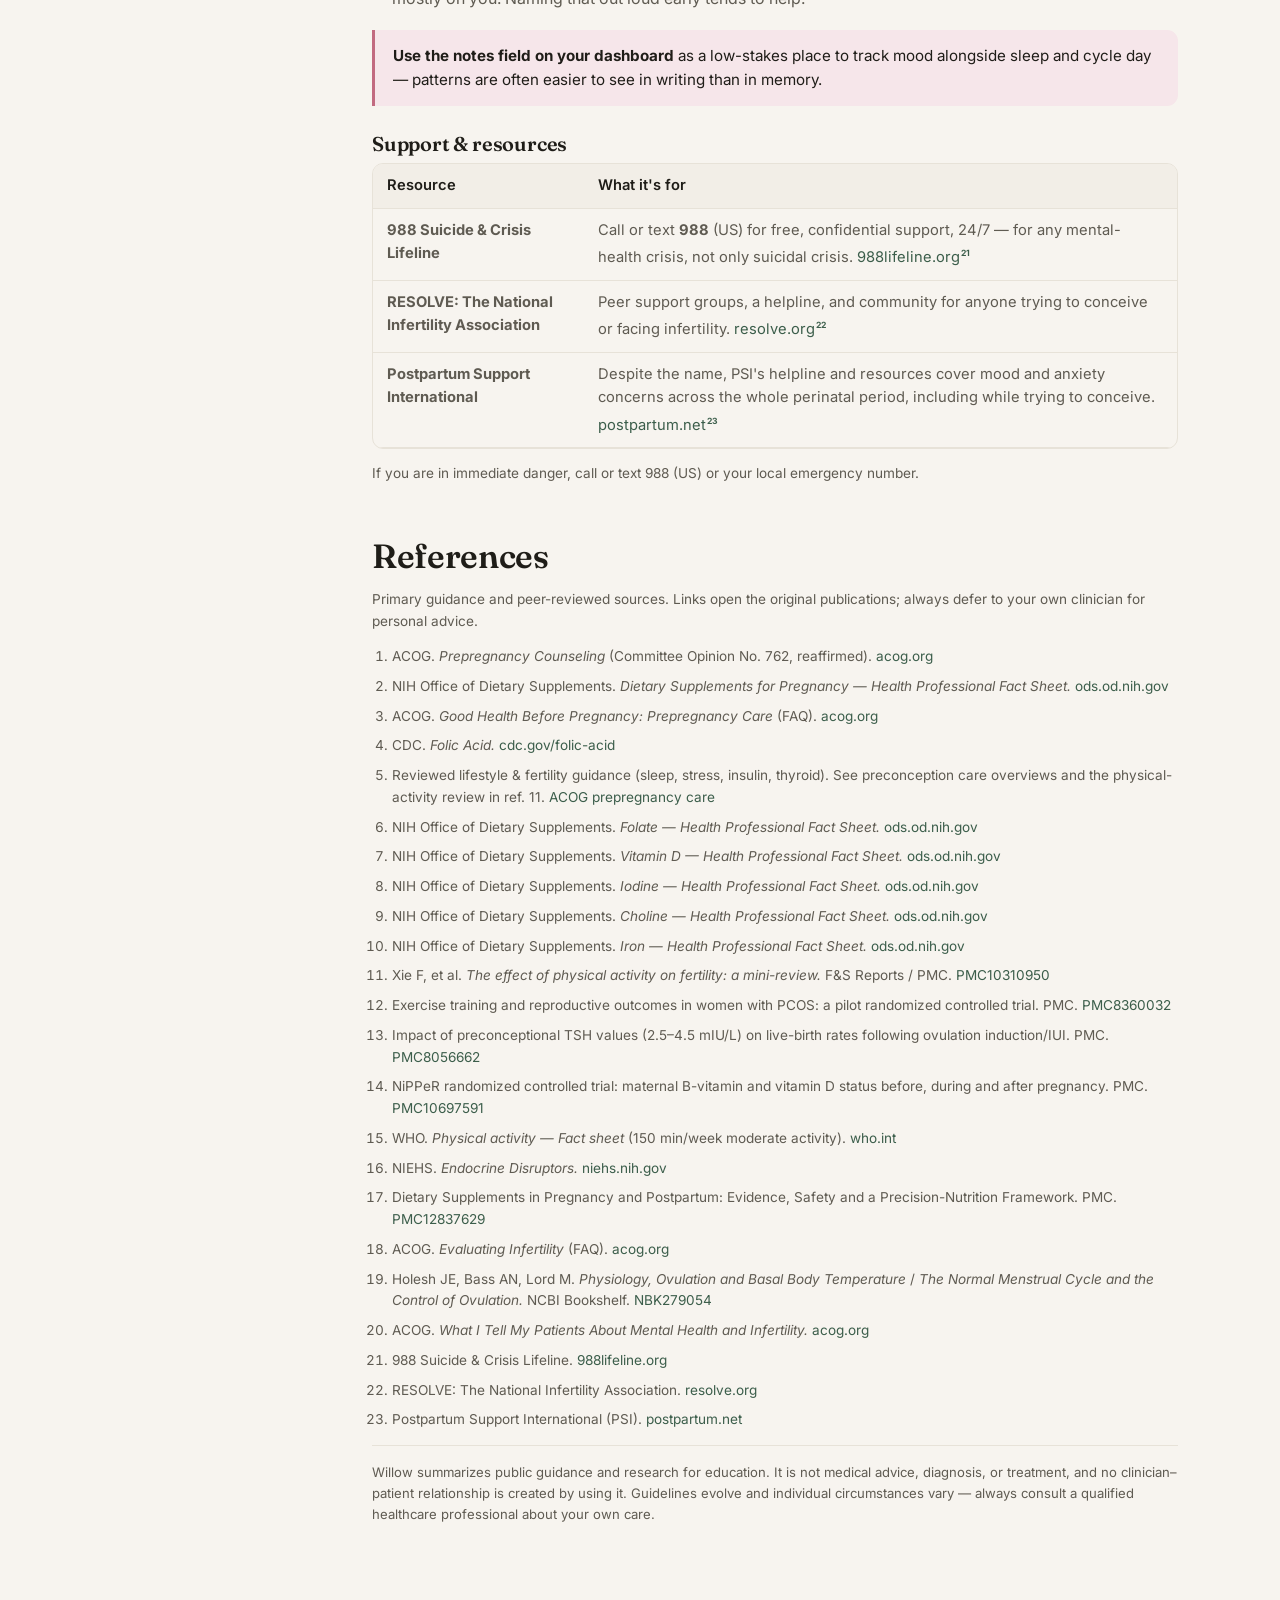
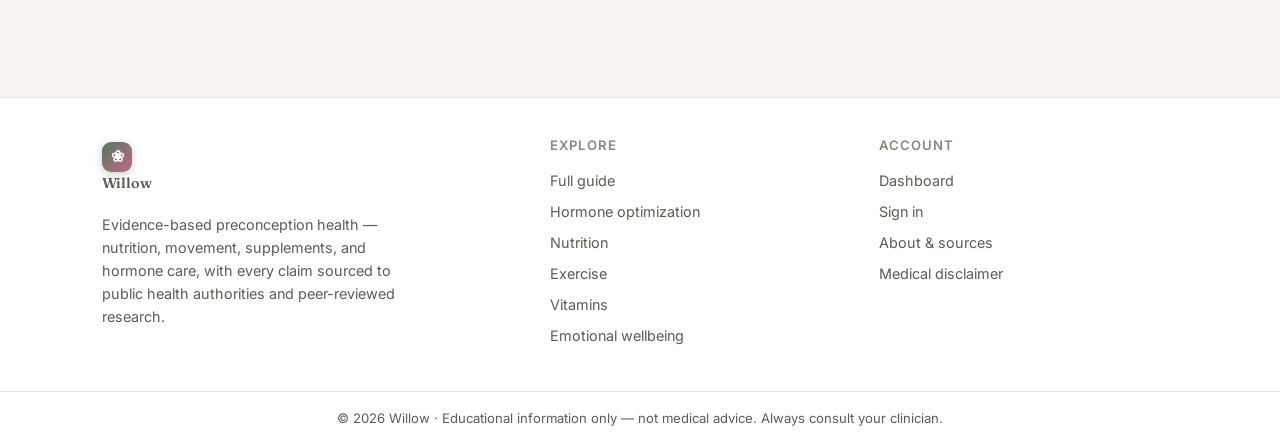
<file: guide.html>
<!doctype html>
<html lang="en">
<head>
  <meta charset="utf-8">
  <meta name="viewport" content="width=device-width, initial-scale=1">
  <title>The Preconception Guide — Willow</title>
  <meta name="description" content="A sourced guide to preparing your body before pregnancy: preconception basics, hormone optimization, your menstrual cycle, nutrition, exercise, vitamins, sleep, stress, environment, and emotional wellbeing.">
  <script>try{var t=localStorage.getItem("willow-theme");if(t)document.documentElement.setAttribute("data-theme",t)}catch(e){}</script>
  <meta name="theme-color" content="#f7f4ef" media="(prefers-color-scheme: light)">
  <meta name="theme-color" content="#14130f" media="(prefers-color-scheme: dark)">
  <meta property="og:type" content="article">
  <meta property="og:site_name" content="Willow">
  <meta property="og:title" content="The Preconception Guide — Willow">
  <meta property="og:description" content="Seven fully-cited chapters on preparing your body before pregnancy — hormones, cycle, nutrition, exercise, vitamins, and emotional wellbeing.">
  <link rel="icon" href="data:image/svg+xml,%3Csvg xmlns='http://www.w3.org/2000/svg' viewBox='0 0 32 32'%3E%3Crect width='32' height='32' rx='8' fill='%234f7a63'/%3E%3Ctext x='16' y='23' font-size='20' text-anchor='middle' fill='white'%3E%E2%9D%80%3C/text%3E%3C/svg%3E">
  <link rel="preconnect" href="https://fonts.googleapis.com">
  <link rel="preconnect" href="https://fonts.gstatic.com" crossorigin>
  <link href="https://fonts.googleapis.com/css2?family=Inter:wght@400;500;600;700&family=Fraunces:opsz,wght@9..144,500;9..144,600&display=swap" rel="stylesheet">
  <link rel="stylesheet" href="css/styles.css">
</head>
<body data-base="">
  <div id="site-header"></div>

  <section class="hero" style="padding:52px 0 24px" id="main-content">
    <div class="container">
      <span class="pill">📚 The complete guide</span>
      <h1 style="margin:14px 0 0">Preparing your body, before pregnancy</h1>
      <p class="lead">A calm, thorough walk through what the evidence says — and what's genuinely within your control. Every claim below links to a source at the bottom of the page.</p>
    </div>
  </section>

  <div class="container">
    <div class="guide-wrap">
      <!-- Sidebar -->
      <aside class="guide-nav">
        <ul>
          <li><a href="#basics">Preconception basics</a></li>
          <li><a href="#hormones">Hormone optimization</a></li>
          <li><a href="#nutrition">Nutrition &amp; diet</a></li>
          <li><a href="#exercise">Exercise &amp; movement</a></li>
          <li><a href="#vitamins">Vitamins &amp; supplements</a></li>
          <li><a href="#lifestyle">Sleep, stress &amp; environment</a></li>
          <li><a href="#wellbeing">Emotional wellbeing &amp; support</a></li>
          <li><a href="#references">References</a></li>
        </ul>
      </aside>

      <!-- Content -->
      <div class="guide-content">

        <div class="callout rose">
          <p><strong>Read this first.</strong> This guide is educational and is not medical advice. It can't account for your personal history. Use it to have better conversations with your own clinician — and see a healthcare professional before starting supplements or making major changes, especially with a chronic condition, medication, or prior pregnancy complication.<sup class="cite"><a href="#ref-1">1</a></sup></p>
        </div>

        <!-- BASICS -->
        <section id="basics">
          <span class="eyebrow">Chapter 1</span>
          <h2>Preconception basics</h2>
          <p>Preconception care is simply the health care and habits you put in place <em>before</em> you conceive. It matters because the earliest weeks of pregnancy — when major organs form and the neural tube closes — often happen before a pregnancy is confirmed. Optimizing your health in advance gives that critical window the best possible start.<sup class="cite"><a href="#ref-1">1</a></sup><sup class="cite"><a href="#ref-3">3</a></sup></p>

          <h3>A short checklist to start</h3>
          <ul>
            <li><strong>Book a preconception visit.</strong> ACOG recommends a prepregnancy counseling visit to review your history, medications, vaccinations, and any chronic conditions such as diabetes, thyroid disease, or high blood pressure.<sup class="cite"><a href="#ref-1">1</a></sup></li>
            <li><strong>Start folic acid now.</strong> All women who could become pregnant should take <strong>400 mcg</strong> of folic acid daily, ideally beginning at least 1 month (often 1–3 months) before conception.<sup class="cite"><a href="#ref-1">1</a></sup><sup class="cite"><a href="#ref-4">4</a></sup></li>
            <li><strong>Review medications and supplements</strong> with your clinician — some need adjusting before pregnancy.<sup class="cite"><a href="#ref-1">1</a></sup></li>
            <li><strong>Update vaccinations</strong> (e.g., MMR, varicella, flu) as advised before conceiving.<sup class="cite"><a href="#ref-1">1</a></sup></li>
            <li><strong>Aim for a healthy weight.</strong> Even a modest 5% change in body weight can restore more regular ovulation in those with irregular cycles.<sup class="cite"><a href="#ref-12">12</a></sup></li>
            <li><strong>Stop smoking and alcohol; limit caffeine.</strong> There is no known safe level of alcohol around conception.<sup class="cite"><a href="#ref-1">1</a></sup></li>
          </ul>

          <div class="callout gold">
            <p><strong>The 90-day window.</strong> An egg takes roughly three months to mature before ovulation, so the lifestyle choices you make over the next ~90 days can influence egg quality and your hormonal environment. This is why "start early" is the theme of everything that follows.<sup class="cite"><a href="#ref-11">11</a></sup></p>
          </div>

          <h3>Common questions</h3>
          <p><strong>How long does it usually take to conceive?</strong> Most people who have regular, unprotected intercourse conceive within a year. Because fertility evaluation timelines depend on age, ACOG recommends starting an evaluation at <strong>12 months</strong> of trying if you're under 35, or at <strong>6 months</strong> if you're 35 or older — sooner still if you already know of a fertility-affecting condition.<sup class="cite"><a href="#ref-18">18</a></sup></p>
          <p><strong>Do I need to stop birth control first?</strong> Fertility typically returns quickly after stopping the pill, patch, ring or hormonal IUD. It can take a little longer to resume regular cycles after the birth-control shot. There's no need to "detox" beforehand — just start folic acid before you stop.<sup class="cite"><a href="#ref-3">3</a></sup></p>
          <p><strong>My cycles are irregular — does that matter?</strong> Irregular cycles (including with PCOS) make it harder to predict ovulation but don't rule out conceiving. It's worth mentioning to your clinician at your preconception visit — see Chapter 2 for what you can influence, and use the cycle tracker on your dashboard to spot patterns.<sup class="cite"><a href="#ref-12">12</a></sup></p>
          <p><strong>When should I see a fertility specialist?</strong> Sooner rather than later if you're 35+, have known PCOS, endometriosis, or thyroid disease, very irregular or absent cycles, or a partner with a known fertility factor. Otherwise, the timelines above are a reasonable guide.<sup class="cite"><a href="#ref-18">18</a></sup></p>
        </section>

        <!-- HORMONES -->
        <section id="hormones">
          <span class="eyebrow">Chapter 2</span>
          <h2>Hormone optimization — what's in your control</h2>
          <p>You can't micromanage your endocrine system, but several powerful levers are genuinely within your control. Reproductive hormones don't operate in isolation — they're tightly linked to your blood sugar, thyroid, stress response, and sleep. Optimizing those foundations is the most reliable "natural" way to support balanced hormones and regular ovulation.<sup class="cite"><a href="#ref-5">5</a></sup></p>

          <h3>Your menstrual cycle, in brief</h3>
          <p>A quick refresher on the hormones behind your cycle makes the rest of this chapter easier to use — and it's exactly what the cycle tracker on your dashboard is built around.<sup class="cite"><a href="#ref-19">19</a></sup></p>
          <ul>
            <li><strong>Follicular phase</strong> (day 1 → ovulation): starts on the first day of your period. Falling estrogen and progesterone trigger FSH, which recruits egg follicles; estrogen then rises as one follicle matures and rebuilds the uterine lining.</li>
            <li><strong>Ovulation</strong>: a surge in luteinizing hormone (LH) triggers release of the egg, roughly 28–36 hours after the surge begins. This — plus the days just before it — is your fertile window.</li>
            <li><strong>Luteal phase</strong> (ovulation → next period): the follicle left behind becomes the corpus luteum and produces progesterone, which prepares the uterine lining. This phase is fairly fixed at ~12–15 days; it's mainly the follicular phase that varies in length between people.</li>
          </ul>
          <div class="callout">
            <p><strong>Why cycle length varies:</strong> because the luteal phase is fairly constant, a shorter or longer cycle usually means a shorter or longer follicular phase — which is exactly why ovulation-day estimates get less reliable the more irregular your cycles are (common with PCOS). Track a few cycles to see your own pattern rather than assuming a textbook 28 days.</p>
          </div>

          <div class="table-scroll">
            <table class="data-table">
              <thead><tr><th>Lever</th><th>Why it matters for fertility</th><th>What you can do</th></tr></thead>
              <tbody>
                <tr><td><strong>Blood sugar &amp; insulin</strong></td><td>Insulin resistance is an under-recognized driver of irregular ovulation — even in women who aren't overweight — and is central to PCOS.<sup class="cite"><a href="#ref-5">5</a></sup></td><td>Balance meals with protein, fiber and healthy fat; limit refined sugar; move after meals; strength train.</td></tr>
                <tr><td><strong>Thyroid</strong></td><td>Even high-normal TSH may modestly affect conception; thyroid hormone is essential for early fetal brain development.<sup class="cite"><a href="#ref-13">13</a></sup></td><td>Ask for TSH (± free T4) testing; ensure adequate iodine; treat known thyroid conditions before conceiving.</td></tr>
                <tr><td><strong>Cortisol / stress</strong></td><td>Chronic stress and elevated cortisol can disrupt the signals that trigger ovulation.<sup class="cite"><a href="#ref-5">5</a></sup></td><td>Daily stress-reduction (walks, yoga, breathwork); protect downtime; consider therapy for chronic stress.</td></tr>
                <tr><td><strong>Sleep</strong></td><td>Too little sleep disrupts the hormones that regulate the menstrual cycle.<sup class="cite"><a href="#ref-5">5</a></sup></td><td>Target 7–9 hours; keep a consistent schedule; limit late screens and caffeine.</td></tr>
                <tr><td><strong>Body composition</strong></td><td>Both very low and excess body fat can suppress or disrupt ovulation.<sup class="cite"><a href="#ref-12">12</a></sup></td><td>Aim for a sustainable healthy weight; even 5% change can help restore cycles.</td></tr>
                <tr><td><strong>Endocrine disruptors</strong></td><td>Some environmental chemicals mimic or block hormones.<sup class="cite"><a href="#ref-16">16</a></sup></td><td>Reduce exposure from certain plastics, pesticides and fragranced products (see Chapter 6).</td></tr>
              </tbody>
            </table>
          </div>

          <h3>Insulin &amp; blood sugar — the highest-yield lever</h3>
          <p>Stable blood sugar means steadier hormones and more regular ovulation. Strategies with the best evidence are dietary (fiber, protein and fat with each meal), movement (a short walk after eating, and regular resistance training), and adequate sleep — all of which improve insulin sensitivity.<sup class="cite"><a href="#ref-5">5</a></sup><sup class="cite"><a href="#ref-14">14</a></sup> For women with PCOS, improving insulin sensitivity is often the single most impactful change.<sup class="cite"><a href="#ref-12">12</a></sup></p>

          <h3>Thyroid</h3>
          <p>Thyroid hormone supports both ovulation and early fetal brain development, so it's worth confirming your thyroid is well-managed before pregnancy. In one study of women undergoing fertility treatment, a preconception TSH in the higher end of "normal" (2.5–4.5 mIU/L) was associated with differences in outcomes — a reminder to test and, if you have a thyroid condition, optimize it with your clinician before conceiving.<sup class="cite"><a href="#ref-13">13</a></sup> Adequate iodine (see Chapter 5) is essential for thyroid function.<sup class="cite"><a href="#ref-8">8</a></sup></p>

          <h3>Cortisol, stress &amp; sleep</h3>
          <p>Your stress-response and reproductive systems share wiring. Chronically elevated cortisol can interfere with the hormonal cascade that triggers ovulation, and short sleep independently disrupts cycle-regulating hormones. Prioritizing 7–9 hours of sleep and a daily stress-reduction practice is a legitimate, evidence-aligned fertility strategy — not a "nice to have."<sup class="cite"><a href="#ref-5">5</a></sup></p>

          <div class="callout">
            <p><strong>Bottom line:</strong> you optimize hormones indirectly. Nail blood sugar, thyroid, sleep, stress and a healthy weight, and balanced reproductive hormones tend to follow. Beware supplements marketed to "balance hormones" without evidence — food, movement, sleep and stress are the levers with the strongest support.<sup class="cite"><a href="#ref-5">5</a></sup></p>
          </div>
        </section>

        <!-- NUTRITION -->
        <section id="nutrition">
          <span class="eyebrow">Chapter 3</span>
          <h2>Nutrition &amp; diet</h2>
          <p>There's no single "fertility diet," but a nutrient-dense, whole-food pattern that keeps blood sugar stable supports both hormone balance and the nutrient stores pregnancy draws on. ACOG advises screening your diet to make sure you're meeting needs for calcium, iron, vitamin A, the B vitamins (including folate), vitamin D and other nutrients.<sup class="cite"><a href="#ref-1">1</a></sup><sup class="cite"><a href="#ref-2">2</a></sup></p>

          <h3>An eating pattern that works</h3>
          <ul>
            <li><strong>Build every plate</strong> around protein, fiber-rich carbohydrates and healthy fats to blunt blood-sugar spikes.<sup class="cite"><a href="#ref-5">5</a></sup></li>
            <li><strong>Load up on folate-rich foods</strong> — leafy greens, legumes, citrus — alongside your supplement.<sup class="cite"><a href="#ref-6">6</a></sup></li>
            <li><strong>Include iron sources</strong> (lean meats, lentils, spinach) with vitamin C to boost absorption.<sup class="cite"><a href="#ref-10">10</a></sup></li>
            <li><strong>Eat omega-3 rich fish</strong> (salmon, sardines) 1–2× weekly for DHA, choosing low-mercury options.<sup class="cite"><a href="#ref-2">2</a></sup></li>
            <li><strong>Don't skip choline</strong> — eggs and lean meats are top sources; it supports neural-tube closure alongside folate.<sup class="cite"><a href="#ref-9">9</a></sup></li>
            <li><strong>Include iodine and calcium</strong> from dairy, seafood and iodized salt.<sup class="cite"><a href="#ref-8">8</a></sup></li>
          </ul>

          <div class="callout gold">
            <p><strong>Food first, supplement to fill gaps.</strong> Whole foods deliver nutrients in forms and combinations supplements can't fully replicate. Supplements (Chapter 5) are there to guarantee the time-sensitive essentials like folate — not to replace a good plate.<sup class="cite"><a href="#ref-2">2</a></sup></p>
          </div>
          <p class="small muted">Your dashboard includes simple, nutrient-focused meal ideas you can log in a tap.</p>
        </section>

        <!-- EXERCISE -->
        <section id="exercise">
          <span class="eyebrow">Chapter 4</span>
          <h2>Exercise &amp; movement</h2>
          <p>Regular, moderate exercise improves insulin sensitivity, supports a healthy weight, lifts mood and lowers stress — all of which help ovulation and hormone balance. The goal is consistency, not extremes.<sup class="cite"><a href="#ref-11">11</a></sup></p>

          <h3>How much</h3>
          <ul>
            <li><strong>Aerobic:</strong> about <strong>150 minutes of moderate activity per week</strong> (e.g., 30 minutes of brisk walking, 5 days) — or 75–150 minutes of vigorous activity — in line with WHO and ACOG guidance.<sup class="cite"><a href="#ref-1">1</a></sup><sup class="cite"><a href="#ref-15">15</a></sup></li>
            <li><strong>Strength:</strong> add <strong>two resistance-training sessions per week.</strong> These improve insulin sensitivity and, in PCOS, have been shown to lower the free-androgen index and raise sex-hormone-binding globulin.<sup class="cite"><a href="#ref-12">12</a></sup></li>
            <li><strong>Recovery:</strong> gentle movement like yoga or mobility work supports stress and sleep.</li>
          </ul>

          <h3>PCOS &amp; irregular cycles</h3>
          <p>Exercise is especially powerful here. A pilot randomized trial found exercise training improved reproductive outcomes in women with PCOS, and benefits appear to go beyond weight loss alone — likely via improved insulin sensitivity.<sup class="cite"><a href="#ref-12">12</a></sup> Where weight loss is a goal, even a <strong>5% reduction</strong> combined with exercise can help re-establish ovulation.<sup class="cite"><a href="#ref-12">12</a></sup></p>

          <div class="callout rose">
            <p><strong>Moderation matters.</strong> Too little activity contributes to insulin resistance, but overtraining can itself signal stress to the body and disrupt cycles. For most people, moderate and consistent beats intense and erratic.<sup class="cite"><a href="#ref-11">11</a></sup></p>
          </div>
          <p class="small muted">Your dashboard suggests specific workouts and tracks your weekly minutes and strength sessions.</p>
        </section>

        <!-- VITAMINS -->
        <section id="vitamins">
          <span class="eyebrow">Chapter 5</span>
          <h2>Vitamins &amp; supplements</h2>
          <p>A daily prenatal (or preconception) vitamin helps guarantee the time-sensitive nutrients pregnancy needs from day one. Below are the nutrients with the strongest preconception evidence, with typical targets. Always confirm doses with your clinician — especially vitamin D and iron, which are best guided by blood levels.<sup class="cite"><a href="#ref-2">2</a></sup></p>

          <div class="table-scroll">
            <table class="data-table">
              <thead><tr><th>Nutrient</th><th>Typical daily target</th><th>Why &amp; food sources</th></tr></thead>
              <tbody>
                <tr><td><strong>Folic acid / folate</strong></td><td>400–800 mcg (4 mg if prior NTD-affected pregnancy, under medical advice)</td><td>Cuts neural-tube defects by 70%+; start 1–3 months ahead. Leafy greens, legumes, citrus, fortified grains.<sup class="cite"><a href="#ref-4">4</a></sup><sup class="cite"><a href="#ref-6">6</a></sup></td></tr>
                <tr><td><strong>Iron</strong></td><td>~18 mg (RDA for premenopausal women)</td><td>Supports healthy iron stores before pregnancy's higher demand. Lean meat, lentils, spinach + vitamin C.<sup class="cite"><a href="#ref-10">10</a></sup></td></tr>
                <tr><td><strong>Vitamin D</strong></td><td>600–2000 IU (guided by levels)</td><td>May modestly lower pre-eclampsia risk and support birth weight. Sunlight, fatty fish, fortified foods.<sup class="cite"><a href="#ref-7">7</a></sup><sup class="cite"><a href="#ref-14">14</a></sup></td></tr>
                <tr><td><strong>Iodine</strong></td><td>150 mcg (rises to 220 mcg once pregnant)</td><td>Essential for thyroid hormone and fetal brain development. Iodized salt, dairy, seafood.<sup class="cite"><a href="#ref-8">8</a></sup></td></tr>
                <tr><td><strong>Omega-3 (DHA)</strong></td><td>250–300 mg DHA</td><td>Associated with healthy birth weight and lower preterm-birth risk. Salmon, sardines, algae oil.<sup class="cite"><a href="#ref-2">2</a></sup></td></tr>
                <tr><td><strong>Choline</strong></td><td>425 mg (rises to 450 mg once pregnant)</td><td>Supports folate-independent neural-tube closure; commonly under-supplied by prenatals. Eggs, lean meat.<sup class="cite"><a href="#ref-9">9</a></sup></td></tr>
                <tr><td><strong>Vitamin B12</strong></td><td>2.4 mcg</td><td>Works with folate; important if vegetarian/vegan. Animal foods, fortified foods.<sup class="cite"><a href="#ref-2">2</a></sup></td></tr>
                <tr><td><strong>Calcium</strong></td><td>1000 mg (mostly via food)</td><td>Bone health and pregnancy reserves. Dairy, fortified plant milks, leafy greens.<sup class="cite"><a href="#ref-2">2</a></sup></td></tr>
              </tbody>
            </table>
          </div>

          <div class="callout">
            <p><strong>Preconception vs. prenatal:</strong> a "preconception" formula and a prenatal overlap heavily; the non-negotiable is adequate <em>folate</em> started before conception. Some fertility-focused formulas add CoQ10, which has preliminary evidence for supporting egg health — discuss with your clinician.<sup class="cite"><a href="#ref-2">2</a></sup></p>
          </div>
          <div class="callout rose">
            <p><strong>More is not better.</strong> Some nutrients (e.g., vitamin A as retinol) are harmful in excess around pregnancy. Stick to a reputable prenatal and evidence-based doses rather than stacking high-dose single supplements.<sup class="cite"><a href="#ref-17">17</a></sup></p>
          </div>
          <p class="small muted">Track your daily supplements — with these targets built in — on your dashboard.</p>
        </section>

        <!-- LIFESTYLE -->
        <section id="lifestyle">
          <span class="eyebrow">Chapter 6</span>
          <h2>Sleep, stress &amp; environment</h2>

          <h3>Sleep &amp; stress</h3>
          <p>Covered as hormone levers in Chapter 2 — and worth repeating because they're so often neglected. Protect 7–9 hours of sleep on a consistent schedule, and build a daily practice that lowers cortisol: a walk, yoga, breathwork, journaling, or time outdoors. Chronic, unmanaged stress is a real fertility variable, not just a mood one.<sup class="cite"><a href="#ref-5">5</a></sup></p>

          <h3>Substances</h3>
          <ul>
            <li><strong>Alcohol:</strong> best avoided when trying to conceive — no safe level is established around pregnancy.<sup class="cite"><a href="#ref-1">1</a></sup></li>
            <li><strong>Smoking &amp; vaping:</strong> stop before conception; both harm fertility and pregnancy.<sup class="cite"><a href="#ref-1">1</a></sup></li>
            <li><strong>Caffeine:</strong> moderate intake is generally considered acceptable; many clinicians suggest keeping it modest (around ≤200 mg/day) when trying to conceive — ask yours.<sup class="cite"><a href="#ref-1">1</a></sup></li>
          </ul>

          <h3>Endocrine-disrupting chemicals (EDCs)</h3>
          <p>EDCs are substances that can interfere with hormone systems. You can't avoid them entirely, but sensible, low-effort reductions are reasonable while trying to conceive:<sup class="cite"><a href="#ref-16">16</a></sup></p>
          <ul>
            <li>Avoid heating food in plastic; favor glass or stainless steel.</li>
            <li>Choose fragrance-free personal-care and cleaning products where practical.</li>
            <li>Wash produce; reduce known high-pesticide exposures where you can.</li>
            <li>Reduce handling of thermal receipts (a BPA source).</li>
          </ul>
          <div class="callout gold">
            <p><strong>Keep it proportionate.</strong> The biggest, best-evidenced wins are still folate, blood-sugar/insulin, sleep, movement and not smoking or drinking. Treat EDC reduction as sensible housekeeping, not a source of anxiety.<sup class="cite"><a href="#ref-16">16</a></sup></p>
          </div>
        </section>

        <!-- WELLBEING -->
        <section id="wellbeing">
          <span class="eyebrow">Chapter 7</span>
          <h2>Emotional wellbeing &amp; support</h2>
          <p>Trying to conceive can bring up anxiety, grief, or strain on relationships — even before any diagnosis of infertility. This is common, it's not a sign you're "doing it wrong," and it's worth taking as seriously as the physical side of preparation.<sup class="cite"><a href="#ref-20">20</a></sup></p>

          <h3>What's normal to feel</h3>
          <p>Research on infertility-related distress describes five recurring challenges: anxiety, low mood, a hit to self-esteem or identity, strain on the relationship with a partner, and a shrinking support network as friends' pregnancies or the topic itself feels hard to be around. You don't need a diagnosis of infertility to feel any of this — the uncertainty of trying, monthly disappointment, or family and financial pressure are enough on their own.<sup class="cite"><a href="#ref-20">20</a></sup></p>

          <h3>When to reach out for support</h3>
          <ul>
            <li><strong>Talk to your clinician early</strong> — ACOG guidance encourages screening for mental health as a routine part of preconception and fertility care, not an afterthought once things feel dire.<sup class="cite"><a href="#ref-20">20</a></sup></li>
            <li><strong>If you already live with anxiety or depression,</strong> it's better to get support in place before starting active trying or treatment, not after.<sup class="cite"><a href="#ref-20">20</a></sup></li>
            <li><strong>Therapy works one-on-one, as a couple, or in a group</strong> — and several medication options for anxiety/depression are considered compatible with trying to conceive and pregnancy; this is a conversation for your prescriber, not something to decide alone.<sup class="cite"><a href="#ref-20">20</a></sup></li>
            <li><strong>Your partner (if you have one) is going through this too</strong> — even when the physical preparation falls mostly on you. Naming that out loud early tends to help.</li>
          </ul>

          <div class="callout rose">
            <p><strong>Use the notes field on your dashboard</strong> as a low-stakes place to track mood alongside sleep and cycle day — patterns are often easier to see in writing than in memory.</p>
          </div>

          <h3>Support &amp; resources</h3>
          <div class="table-scroll">
            <table class="data-table">
              <thead><tr><th>Resource</th><th>What it's for</th></tr></thead>
              <tbody>
                <tr><td><strong>988 Suicide &amp; Crisis Lifeline</strong></td><td>Call or text <strong>988</strong> (US) for free, confidential support, 24/7 — for any mental-health crisis, not only suicidal crisis. <a href="https://988lifeline.org/" target="_blank" rel="noopener">988lifeline.org</a><sup class="cite"><a href="#ref-21">21</a></sup></td></tr>
                <tr><td><strong>RESOLVE: The National Infertility Association</strong></td><td>Peer support groups, a helpline, and community for anyone trying to conceive or facing infertility. <a href="https://resolve.org/" target="_blank" rel="noopener">resolve.org</a><sup class="cite"><a href="#ref-22">22</a></sup></td></tr>
                <tr><td><strong>Postpartum Support International</strong></td><td>Despite the name, PSI's helpline and resources cover mood and anxiety concerns across the whole perinatal period, including while trying to conceive. <a href="https://postpartum.net/" target="_blank" rel="noopener">postpartum.net</a><sup class="cite"><a href="#ref-23">23</a></sup></td></tr>
              </tbody>
            </table>
          </div>
          <p class="small muted">If you are in immediate danger, call or text 988 (US) or your local emergency number.</p>
        </section>

        <!-- REFERENCES -->
        <section id="references">
          <h2>References</h2>
          <p class="small muted">Primary guidance and peer-reviewed sources. Links open the original publications; always defer to your own clinician for personal advice.</p>
          <ol class="refs">
            <li id="ref-1">ACOG. <em>Prepregnancy Counseling</em> (Committee Opinion No. 762, reaffirmed). <a href="https://www.acog.org/clinical/clinical-guidance/committee-opinion/articles/2019/01/prepregnancy-counseling" target="_blank" rel="noopener">acog.org</a></li>
            <li id="ref-2">NIH Office of Dietary Supplements. <em>Dietary Supplements for Pregnancy — Health Professional Fact Sheet.</em> <a href="https://ods.od.nih.gov/factsheets/Pregnancy-HealthProfessional/" target="_blank" rel="noopener">ods.od.nih.gov</a></li>
            <li id="ref-3">ACOG. <em>Good Health Before Pregnancy: Prepregnancy Care</em> (FAQ). <a href="https://www.acog.org/womens-health/faqs/good-health-before-pregnancy-prepregnancy-care" target="_blank" rel="noopener">acog.org</a></li>
            <li id="ref-4">CDC. <em>Folic Acid.</em> <a href="https://www.cdc.gov/folic-acid/" target="_blank" rel="noopener">cdc.gov/folic-acid</a></li>
            <li id="ref-5">Reviewed lifestyle &amp; fertility guidance (sleep, stress, insulin, thyroid). See preconception care overviews and the physical-activity review in ref. 11. <a href="https://www.acog.org/womens-health/faqs/good-health-before-pregnancy-prepregnancy-care" target="_blank" rel="noopener">ACOG prepregnancy care</a></li>
            <li id="ref-6">NIH Office of Dietary Supplements. <em>Folate — Health Professional Fact Sheet.</em> <a href="https://ods.od.nih.gov/factsheets/Folate-HealthProfessional/" target="_blank" rel="noopener">ods.od.nih.gov</a></li>
            <li id="ref-7">NIH Office of Dietary Supplements. <em>Vitamin D — Health Professional Fact Sheet.</em> <a href="https://ods.od.nih.gov/factsheets/VitaminD-HealthProfessional/" target="_blank" rel="noopener">ods.od.nih.gov</a></li>
            <li id="ref-8">NIH Office of Dietary Supplements. <em>Iodine — Health Professional Fact Sheet.</em> <a href="https://ods.od.nih.gov/factsheets/Iodine-HealthProfessional/" target="_blank" rel="noopener">ods.od.nih.gov</a></li>
            <li id="ref-9">NIH Office of Dietary Supplements. <em>Choline — Health Professional Fact Sheet.</em> <a href="https://ods.od.nih.gov/factsheets/Choline-HealthProfessional/" target="_blank" rel="noopener">ods.od.nih.gov</a></li>
            <li id="ref-10">NIH Office of Dietary Supplements. <em>Iron — Health Professional Fact Sheet.</em> <a href="https://ods.od.nih.gov/factsheets/Iron-HealthProfessional/" target="_blank" rel="noopener">ods.od.nih.gov</a></li>
            <li id="ref-11">Xie F, et al. <em>The effect of physical activity on fertility: a mini-review.</em> F&amp;S Reports / PMC. <a href="https://pmc.ncbi.nlm.nih.gov/articles/PMC10310950/" target="_blank" rel="noopener">PMC10310950</a></li>
            <li id="ref-12">Exercise training and reproductive outcomes in women with PCOS: a pilot randomized controlled trial. PMC. <a href="https://pmc.ncbi.nlm.nih.gov/articles/PMC8360032/" target="_blank" rel="noopener">PMC8360032</a></li>
            <li id="ref-13">Impact of preconceptional TSH values (2.5–4.5 mIU/L) on live-birth rates following ovulation induction/IUI. PMC. <a href="https://www.ncbi.nlm.nih.gov/pmc/articles/PMC8056662/" target="_blank" rel="noopener">PMC8056662</a></li>
            <li id="ref-14">NiPPeR randomized controlled trial: maternal B-vitamin and vitamin D status before, during and after pregnancy. PMC. <a href="https://www.ncbi.nlm.nih.gov/pmc/articles/PMC10697591/" target="_blank" rel="noopener">PMC10697591</a></li>
            <li id="ref-15">WHO. <em>Physical activity — Fact sheet</em> (150 min/week moderate activity). <a href="https://www.who.int/news-room/fact-sheets/detail/physical-activity" target="_blank" rel="noopener">who.int</a></li>
            <li id="ref-16">NIEHS. <em>Endocrine Disruptors.</em> <a href="https://www.niehs.nih.gov/health/topics/agents/endocrine" target="_blank" rel="noopener">niehs.nih.gov</a></li>
            <li id="ref-17">Dietary Supplements in Pregnancy and Postpartum: Evidence, Safety and a Precision-Nutrition Framework. PMC. <a href="https://www.ncbi.nlm.nih.gov/pmc/articles/PMC12837629/" target="_blank" rel="noopener">PMC12837629</a></li>
            <li id="ref-18">ACOG. <em>Evaluating Infertility</em> (FAQ). <a href="https://www.acog.org/womens-health/faqs/evaluating-infertility" target="_blank" rel="noopener">acog.org</a></li>
            <li id="ref-19">Holesh JE, Bass AN, Lord M. <em>Physiology, Ovulation and Basal Body Temperature</em> / <em>The Normal Menstrual Cycle and the Control of Ovulation.</em> NCBI Bookshelf. <a href="https://www.ncbi.nlm.nih.gov/books/NBK279054/" target="_blank" rel="noopener">NBK279054</a></li>
            <li id="ref-20">ACOG. <em>What I Tell My Patients About Mental Health and Infertility.</em> <a href="https://www.acog.org/womens-health/experts-and-stories/the-latest/what-i-tell-my-patients-about-mental-health-and-infertility" target="_blank" rel="noopener">acog.org</a></li>
            <li id="ref-21">988 Suicide &amp; Crisis Lifeline. <a href="https://988lifeline.org/" target="_blank" rel="noopener">988lifeline.org</a></li>
            <li id="ref-22">RESOLVE: The National Infertility Association. <a href="https://resolve.org/" target="_blank" rel="noopener">resolve.org</a></li>
            <li id="ref-23">Postpartum Support International (PSI). <a href="https://postpartum.net/" target="_blank" rel="noopener">postpartum.net</a></li>
          </ol>
          <p class="disclaimer" id="disclaimer">Willow summarizes public guidance and research for education. It is not medical advice, diagnosis, or treatment, and no clinician–patient relationship is created by using it. Guidelines evolve and individual circumstances vary — always consult a qualified healthcare professional about your own care.</p>
        </section>

      </div>
    </div>
  </div>

  <div id="site-footer"></div>
  <script src="js/layout.js" defer></script>
  <script src="js/guide-search.js" defer></script>
  <script type="module" src="js/auth.js"></script>
</body>
</html>
</file>
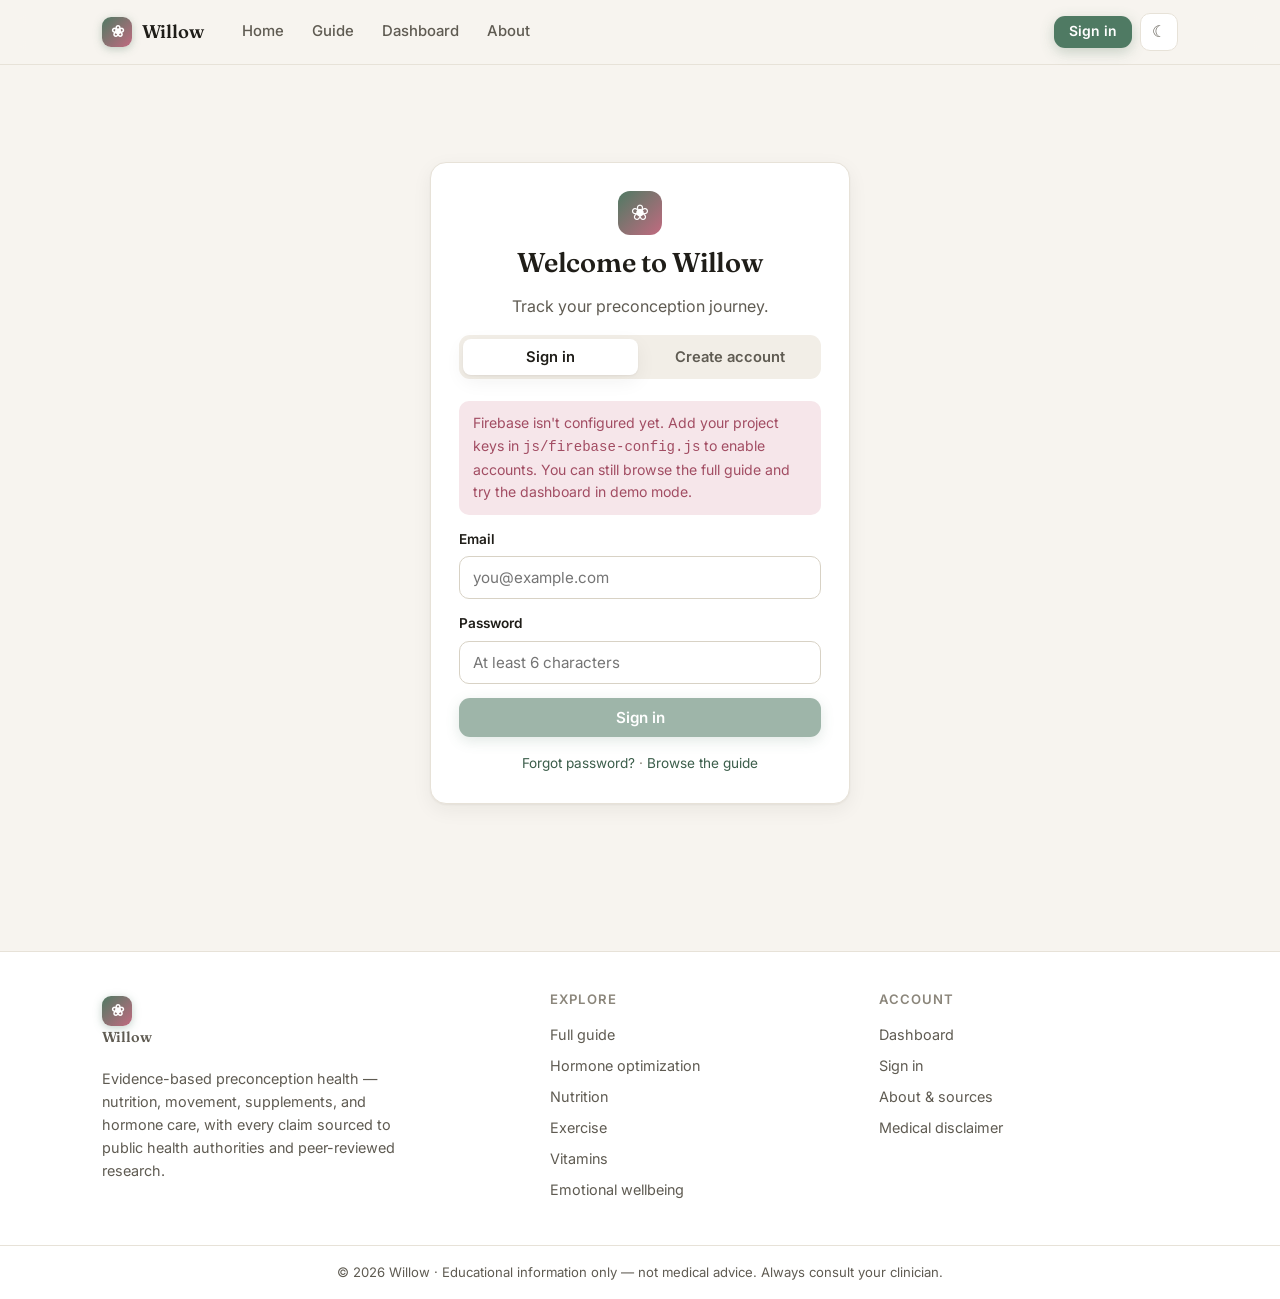
<file: login.html>
<!doctype html>
<html lang="en">
<head>
  <meta charset="utf-8">
  <meta name="viewport" content="width=device-width, initial-scale=1">
  <title>Sign in — Willow</title>
  <meta name="description" content="Sign in or create your Willow account to track your preconception health.">
  <script>try{var t=localStorage.getItem("willow-theme");if(t)document.documentElement.setAttribute("data-theme",t)}catch(e){}</script>
  <meta name="theme-color" content="#f7f4ef" media="(prefers-color-scheme: light)">
  <meta name="theme-color" content="#14130f" media="(prefers-color-scheme: dark)">
  <meta property="og:type" content="website">
  <meta property="og:site_name" content="Willow">
  <meta property="og:title" content="Sign in — Willow">
  <meta property="og:description" content="Sign in or create your Willow account to track your preconception health.">
  <link rel="icon" href="data:image/svg+xml,%3Csvg xmlns='http://www.w3.org/2000/svg' viewBox='0 0 32 32'%3E%3Crect width='32' height='32' rx='8' fill='%234f7a63'/%3E%3Ctext x='16' y='23' font-size='20' text-anchor='middle' fill='white'%3E%E2%9D%80%3C/text%3E%3C/svg%3E">
  <link rel="preconnect" href="https://fonts.googleapis.com">
  <link rel="preconnect" href="https://fonts.gstatic.com" crossorigin>
  <link href="https://fonts.googleapis.com/css2?family=Inter:wght@400;500;600;700&family=Fraunces:opsz,wght@9..144,500;9..144,600&display=swap" rel="stylesheet">
  <link rel="stylesheet" href="css/styles.css">
</head>
<body data-base="">
  <div id="site-header"></div>

  <main class="auth-wrap" id="main-content">
    <div class="card card-pad-lg auth-card">
      <div class="text-center mb-2">
        <span class="mark" style="width:44px;height:44px;font-size:22px;border-radius:12px;margin:0 auto 12px;display:grid;place-items:center;color:#fff;background:linear-gradient(135deg,var(--brand),var(--accent))">❀</span>
        <h1>Welcome to Willow</h1>
        <p class="mb-0">Track your preconception journey.</p>
      </div>

      <div class="auth-tabs">
        <button class="active" data-mode="signin">Sign in</button>
        <button data-mode="signup">Create account</button>
      </div>

      <div class="auth-msg" id="authMsg"></div>

      <form id="authForm" novalidate>
        <div class="field hidden" id="field-name">
          <label for="username">Username</label>
          <input class="input" id="username" type="text" autocomplete="nickname" placeholder="e.g. rosa_m">
        </div>
        <div class="field">
          <label for="email">Email</label>
          <input class="input" id="email" type="email" autocomplete="email" required placeholder="you@example.com">
        </div>
        <div class="field">
          <label for="password">Password</label>
          <input class="input" id="password" type="password" autocomplete="current-password" required placeholder="At least 6 characters">
        </div>
        <button class="btn btn-primary btn-block" id="authSubmit" type="submit">Sign in</button>
      </form>

      <div class="auth-alt">
        <a href="#" id="forgotLink">Forgot password?</a> · <a href="guide.html">Browse the guide</a>
      </div>
    </div>
  </main>

  <div id="site-footer"></div>
  <script src="js/layout.js" defer></script>
  <script type="module" src="js/auth.js"></script>
</body>
</html>
</file>
<file: css/styles.css>
/* ============================================================
   Willow — Preconception Health Guide & Dashboard
   Design system: warm, calm, clinical-but-human.
   Light/dark aware. Vanilla CSS, no build step.
   ============================================================ */

:root {
  /* Brand — sage + warm rose on warm neutrals */
  --plane:        #f7f4ef;   /* page background */
  --surface:      #ffffff;   /* cards */
  --surface-2:    #f2eee7;   /* insets, tracks */
  --ink:          #1f1d18;   /* primary text */
  --ink-2:        #5f5b52;   /* secondary text */
  --ink-3:        #8b867b;   /* muted */
  --line:         #e7e2d8;   /* hairline */
  --line-2:       #d8d2c5;

  --brand:        #4f7a63;   /* sage green */
  --brand-ink:    #3c5e4b;   /* darker sage for text on light */
  --brand-soft:   #e4ede7;   /* sage wash */
  --accent:       #c26a80;   /* warm rose */
  --accent-ink:   #a24d63;
  --accent-soft:  #f6e6ea;
  --gold:         #c98a2b;   /* highlight / vitamins */
  --gold-soft:    #f6ecd8;

  /* Status */
  --good:         #2f8f4e;
  --warn:         #c98a2b;
  --info:         #2a78d6;

  /* Data-viz (validated palette, light surface) */
  --series-move:  #1baf7a;   /* exercise / movement (aqua-green) */
  --series-move-track: #d5efe6;

  --radius:       16px;
  --radius-sm:    11px;
  --radius-lg:    22px;
  --shadow:       0 1px 2px rgba(31,29,24,.05), 0 6px 20px rgba(31,29,24,.06);
  --shadow-lg:    0 10px 40px rgba(31,29,24,.12);
  --maxw:         1120px;
  --font:         "Inter", system-ui, -apple-system, "Segoe UI", Roboto, sans-serif;
  --font-display: "Fraunces", Georgia, "Times New Roman", serif;
}

@media (prefers-color-scheme: dark) {
  :root {
    --plane:      #14130f;
    --surface:    #1e1c17;
    --surface-2:  #262319;
    --ink:        #f4f1ea;
    --ink-2:      #c4bfb2;
    --ink-3:      #948f81;
    --line:       #302c22;
    --line-2:     #3d3829;

    --brand:      #7fae94;
    --brand-ink:  #a9cbb7;
    --brand-soft: #23302a;
    --accent:     #d98da0;
    --accent-ink: #eab3c0;
    --accent-soft:#33232a;
    --gold:       #e0ad57;
    --gold-soft:  #33291a;

    --good:       #4bbf6b;
    --warn:       #e0ad57;
    --info:       #5b9bf0;

    --series-move: #199e70;
    --series-move-track: #223a31;

    --line:       #302c22;
    --shadow:     0 1px 2px rgba(0,0,0,.3), 0 6px 20px rgba(0,0,0,.35);
    --shadow-lg:  0 12px 44px rgba(0,0,0,.5);
  }
}
/* Manual theme override */
:root[data-theme="dark"] {
  --plane:#14130f;--surface:#1e1c17;--surface-2:#262319;--ink:#f4f1ea;--ink-2:#c4bfb2;--ink-3:#948f81;--line:#302c22;--line-2:#3d3829;--brand:#7fae94;--brand-ink:#a9cbb7;--brand-soft:#23302a;--accent:#d98da0;--accent-ink:#eab3c0;--accent-soft:#33232a;--gold:#e0ad57;--gold-soft:#33291a;--good:#4bbf6b;--warn:#e0ad57;--info:#5b9bf0;--series-move:#199e70;--series-move-track:#223a31;--shadow:0 1px 2px rgba(0,0,0,.3),0 6px 20px rgba(0,0,0,.35);--shadow-lg:0 12px 44px rgba(0,0,0,.5);
}
:root[data-theme="light"] {
  --plane:#f7f4ef;--surface:#fff;--surface-2:#f2eee7;--ink:#1f1d18;--ink-2:#5f5b52;--ink-3:#8b867b;--line:#e7e2d8;--line-2:#d8d2c5;--brand:#4f7a63;--brand-ink:#3c5e4b;--brand-soft:#e4ede7;--accent:#c26a80;--accent-ink:#a24d63;--accent-soft:#f6e6ea;--gold:#c98a2b;--gold-soft:#f6ecd8;--good:#2f8f4e;--warn:#c98a2b;--info:#2a78d6;--series-move:#1baf7a;--series-move-track:#d5efe6;--shadow:0 1px 2px rgba(31,29,24,.05),0 6px 20px rgba(31,29,24,.06);--shadow-lg:0 10px 40px rgba(31,29,24,.12);
}

* { box-sizing: border-box; }
html { scroll-behavior: smooth; scroll-padding-top: 84px; }
@media (prefers-reduced-motion: reduce) {
  html { scroll-behavior: auto; }
  * { animation-duration: .001ms !important; animation-iteration-count: 1 !important; transition-duration: .001ms !important; }
}

/* Accessibility: visible keyboard focus everywhere, skip link */
.skip-link {
  position: absolute; left: 12px; top: -60px; z-index: 100;
  background: var(--brand); color: #fff; padding: 10px 16px; border-radius: 9px;
  font-weight: 600; font-size: .9rem; transition: top .15s;
}
.skip-link:focus { top: 12px; outline: none; }
a:focus-visible, button:focus-visible, .btn:focus-visible, .icon-btn:focus-visible,
input:focus-visible, select:focus-visible, textarea:focus-visible,
.cl-check:focus-visible, [tabindex]:focus-visible {
  outline: 2px solid var(--brand); outline-offset: 2px; border-radius: 6px;
}
a.feature.card:hover, .btn:hover { transition: transform .18s, background-color .15s; }
@media (prefers-reduced-motion: reduce) {
  a.feature.card:hover, .btn:hover { transform: none; }
}
body {
  margin: 0;
  font-family: var(--font);
  background: var(--plane);
  color: var(--ink);
  line-height: 1.6;
  -webkit-font-smoothing: antialiased;
  text-rendering: optimizeLegibility;
}
h1,h2,h3,h4 { font-family: var(--font-display); font-weight: 600; line-height: 1.15; color: var(--ink); letter-spacing: -.01em; }
h1 { font-size: clamp(2rem, 4.5vw, 3.1rem); }
h2 { font-size: clamp(1.5rem, 3vw, 2.1rem); }
h3 { font-size: 1.25rem; }
p { color: var(--ink-2); }
a { color: var(--brand-ink); text-decoration: none; }
a:hover { text-decoration: underline; }
img { max-width: 100%; }
.container { max-width: var(--maxw); margin: 0 auto; padding: 0 22px; }
.narrow { max-width: 780px; }

/* ---------- Header / nav ---------- */
.site-header {
  position: sticky; top: 0; z-index: 50;
  background: color-mix(in srgb, var(--plane) 86%, transparent);
  backdrop-filter: saturate(1.4) blur(12px);
  border-bottom: 1px solid var(--line);
}
.nav {
  max-width: var(--maxw); margin: 0 auto; padding: 12px 22px;
  display: flex; align-items: center; gap: 18px;
}
.brand { display: flex; align-items: center; gap: 10px; font-family: var(--font-display); font-weight: 600; font-size: 1.15rem; color: var(--ink); }
.brand:hover { text-decoration: none; }
.brand .mark {
  width: 30px; height: 30px; border-radius: 9px;
  background: linear-gradient(135deg, var(--brand), var(--accent));
  display: grid; place-items: center; color: #fff; font-size: 16px;
  box-shadow: 0 2px 8px rgba(79,122,99,.35);
}
.nav-links { display: flex; align-items: center; gap: 4px; margin-left: 8px; }
.nav-links a {
  padding: 8px 12px; border-radius: 9px; color: var(--ink-2);
  font-size: .93rem; font-weight: 500;
}
.nav-links a:hover { background: var(--surface-2); color: var(--ink); text-decoration: none; }
.nav-links a.active { color: var(--brand-ink); background: var(--brand-soft); }
.nav-spacer { flex: 1; }
.nav-right { display: flex; align-items: center; gap: 8px; }
.icon-btn {
  width: 38px; height: 38px; border-radius: 10px; border: 1px solid var(--line);
  background: var(--surface); color: var(--ink-2); cursor: pointer; font-size: 16px;
  display: grid; place-items: center; transition: .15s;
}
.icon-btn:hover { color: var(--ink); border-color: var(--line-2); }
.nav-toggle { display: none; }

@media (max-width: 860px) {
  .nav-links {
    position: absolute; top: 100%; left: 0; right: 0;
    flex-direction: column; align-items: stretch; gap: 2px;
    background: var(--surface); border-bottom: 1px solid var(--line);
    padding: 10px; margin: 0; box-shadow: var(--shadow);
    display: none;
  }
  .nav-links.open { display: flex; }
  .nav-toggle { display: grid; }
}

/* ---------- Buttons ---------- */
.btn {
  display: inline-flex; align-items: center; gap: 8px; justify-content: center;
  padding: 11px 20px; border-radius: 11px; font-weight: 600; font-size: .95rem;
  cursor: pointer; border: 1px solid transparent; transition: .15s; font-family: var(--font);
  text-decoration: none; line-height: 1;
}
.btn:hover { text-decoration: none; transform: translateY(-1px); }
.btn:active { transform: translateY(0); }
.btn-primary { background: var(--brand); color: #fff; box-shadow: 0 4px 14px rgba(79,122,99,.3); }
.btn-primary:hover { background: color-mix(in srgb, var(--brand) 88%, #000); }
.btn-accent { background: var(--accent); color: #fff; box-shadow: 0 4px 14px rgba(194,106,128,.3); }
.btn-ghost { background: var(--surface); color: var(--ink); border-color: var(--line-2); }
.btn-ghost:hover { background: var(--surface-2); }
.btn-block { width: 100%; }
.btn-sm { padding: 8px 14px; font-size: .87rem; }
.btn:disabled { opacity: .55; cursor: not-allowed; transform: none; }

/* ---------- Cards ---------- */
.card {
  background: var(--surface); border: 1px solid var(--line);
  border-radius: var(--radius); padding: 22px; box-shadow: var(--shadow);
}
.card-pad-lg { padding: 28px; }
.grid { display: grid; gap: 18px; }
.grid-2 { grid-template-columns: repeat(2, 1fr); }
.grid-3 { grid-template-columns: repeat(3, 1fr); }
.grid-4 { grid-template-columns: repeat(4, 1fr); }
@media (max-width: 900px) { .grid-3, .grid-4 { grid-template-columns: repeat(2,1fr); } }
@media (max-width: 620px) { .grid-2, .grid-3, .grid-4 { grid-template-columns: 1fr; } }

.pill {
  display: inline-flex; align-items: center; gap: 6px;
  padding: 5px 12px; border-radius: 999px; font-size: .78rem; font-weight: 600;
  background: var(--brand-soft); color: var(--brand-ink); letter-spacing: .01em;
}
.pill.rose { background: var(--accent-soft); color: var(--accent-ink); }
.pill.gold { background: var(--gold-soft); color: var(--gold); }
.pill.muted { background: var(--surface-2); color: var(--ink-2); }

.eyebrow { text-transform: uppercase; letter-spacing: .12em; font-size: .74rem; font-weight: 700; color: var(--brand-ink); }

/* ---------- Hero ---------- */
.hero { padding: 68px 0 40px; position: relative; overflow: hidden; }
.hero::before {
  content: ""; position: absolute; inset: 0;
  background:
    radial-gradient(60% 60% at 80% 0%, color-mix(in srgb, var(--accent) 16%, transparent), transparent 70%),
    radial-gradient(50% 55% at 10% 20%, color-mix(in srgb, var(--brand) 16%, transparent), transparent 70%);
  z-index: -1;
}
.hero h1 { max-width: 16ch; }
.hero .lead { font-size: 1.2rem; max-width: 56ch; margin: 18px 0 26px; color: var(--ink-2); }
.hero-actions { display: flex; gap: 12px; flex-wrap: wrap; }

/* ---------- Sections ---------- */
.section { padding: 54px 0; }
.section-head { max-width: 62ch; margin-bottom: 30px; }
.section-head p { font-size: 1.05rem; }

/* ---------- Feature cards ---------- */
.feature { display: block; }
.feature .ico {
  width: 46px; height: 46px; border-radius: 12px; display: grid; place-items: center;
  font-size: 22px; margin-bottom: 14px; background: var(--brand-soft);
}
.feature.rose .ico { background: var(--accent-soft); }
.feature.gold .ico { background: var(--gold-soft); }
.feature.info .ico { background: color-mix(in srgb, var(--info) 14%, transparent); }
.feature h3 { margin: 0 0 6px; }
.feature p { margin: 0; font-size: .95rem; }
a.feature:hover { text-decoration: none; }
a.feature.card:hover { border-color: var(--brand); transform: translateY(-2px); transition: .18s; }

/* ---------- Guide layout ---------- */
.guide-wrap { display: grid; grid-template-columns: 230px 1fr; gap: 40px; align-items: start; padding: 34px 0 70px; }
.guide-nav { position: sticky; top: 84px; }
.guide-nav ul { list-style: none; margin: 0; padding: 0; border-left: 2px solid var(--line); }
.guide-nav a {
  display: block; padding: 7px 14px; color: var(--ink-2); font-size: .9rem;
  border-left: 2px solid transparent; margin-left: -2px; font-weight: 500;
}
.guide-nav a:hover { color: var(--ink); text-decoration: none; }
.guide-nav a.active { color: var(--brand-ink); border-left-color: var(--brand); font-weight: 600; }
.guide-content { min-width: 0; }
.guide-content section { scroll-margin-top: 84px; margin-bottom: 52px; }
.guide-content h2 { margin: 0 0 4px; }
.guide-content h3 { margin: 26px 0 8px; }
.guide-content p, .guide-content li { color: var(--ink-2); }
.guide-content ul, .guide-content ol { padding-left: 20px; }
.guide-content li { margin: 6px 0; }
@media (max-width: 860px) { .guide-wrap { grid-template-columns: 1fr; } .guide-nav { display: none; } }

/* Reference / callout */
.callout {
  border-left: 3px solid var(--brand); background: var(--brand-soft);
  padding: 14px 18px; border-radius: 0 var(--radius-sm) var(--radius-sm) 0; margin: 18px 0;
}
.callout.rose { border-color: var(--accent); background: var(--accent-soft); }
.callout.gold { border-color: var(--gold); background: var(--gold-soft); }
.callout p { margin: 0; color: var(--ink); font-size: .95rem; }
.callout strong { color: var(--ink); }

sup.cite a { font-size: .7em; font-weight: 700; color: var(--brand-ink); padding: 0 1px; }

/* Data table */
.data-table { width: 100%; border-collapse: collapse; font-size: .92rem; margin: 14px 0; }
.data-table th, .data-table td { text-align: left; padding: 10px 12px; border-bottom: 1px solid var(--line); vertical-align: top; }
.data-table th { color: var(--ink); font-weight: 600; background: var(--surface-2); }
.data-table td { color: var(--ink-2); }
.table-scroll { overflow-x: auto; border-radius: var(--radius-sm); border: 1px solid var(--line); }
.table-scroll .data-table { margin: 0; }
.table-scroll .data-table th:first-child, .table-scroll .data-table td:first-child { padding-left: 14px; }

/* Refs list */
.refs { font-size: .85rem; counter-reset: ref; }
.refs li { color: var(--ink-2); margin: 8px 0; }
.refs a { word-break: break-word; }

/* ---------- Dashboard ---------- */
.dash-head { display: flex; align-items: flex-end; justify-content: space-between; gap: 16px; flex-wrap: wrap; padding: 30px 0 8px; }
.stat-tile { background: var(--surface); border: 1px solid var(--line); border-radius: var(--radius); padding: 18px 20px; box-shadow: var(--shadow); }
.stat-tile .label { font-size: .82rem; color: var(--ink-2); font-weight: 500; }
.stat-tile .value { font-size: 2rem; font-weight: 650; color: var(--ink); font-family: var(--font-display); margin-top: 2px; line-height: 1; }
.stat-tile .value small { font-size: .95rem; color: var(--ink-3); font-weight: 500; font-family: var(--font); }
.stat-tile .sub { font-size: .8rem; color: var(--ink-3); margin-top: 6px; }

.ring-row { display: flex; gap: 22px; flex-wrap: wrap; justify-content: space-around; }
.ring { text-align: center; }
.ring svg { display: block; margin: 0 auto; }
.ring .rlabel { font-size: .82rem; color: var(--ink-2); margin-top: 6px; font-weight: 500; }

.checklist { list-style: none; margin: 0; padding: 0; }
.checklist li {
  display: flex; align-items: center; gap: 12px; padding: 11px 4px;
  border-bottom: 1px solid var(--line);
}
.checklist li:last-child { border-bottom: none; }
.checklist .cl-check {
  width: 24px; height: 24px; border-radius: 7px; border: 2px solid var(--line-2);
  display: grid; place-items: center; cursor: pointer; flex-shrink: 0; transition: .15s; color: transparent;
  background: var(--surface);
}
.checklist .cl-check.on { background: var(--brand); border-color: var(--brand); color: #fff; }
.checklist .cl-name { flex: 1; font-size: .95rem; color: var(--ink); }
.checklist .cl-name small { display: block; color: var(--ink-3); font-size: .8rem; font-weight: 400; }

.field { margin-bottom: 14px; }
.field label { display: block; font-size: .85rem; font-weight: 600; color: var(--ink); margin-bottom: 6px; }
.input, select.input, textarea.input {
  width: 100%; padding: 11px 13px; border-radius: 10px; border: 1px solid var(--line-2);
  background: var(--surface); color: var(--ink); font-family: var(--font); font-size: .95rem;
}
.input:focus { outline: none; border-color: var(--brand); box-shadow: 0 0 0 3px var(--brand-soft); }
textarea.input { resize: vertical; min-height: 76px; }
.row-inline { display: flex; gap: 10px; }
.row-inline > * { flex: 1; }

.log-list { list-style: none; margin: 0; padding: 0; }
.log-list li { display: flex; align-items: center; gap: 10px; padding: 9px 0; border-bottom: 1px solid var(--line); font-size: .92rem; color: var(--ink-2); }
.log-list li:last-child { border-bottom: none; }
.log-list .dot { width: 9px; height: 9px; border-radius: 50%; background: var(--series-move); flex-shrink: 0; }
.log-list .li-main { flex: 1; color: var(--ink); }
.log-list .li-del { color: var(--ink-3); cursor: pointer; background: none; border: none; font-size: 15px; padding: 4px; }
.log-list .li-del:hover { color: var(--accent-ink); }

.tag { display: inline-block; padding: 3px 9px; border-radius: 7px; font-size: .74rem; font-weight: 600; background: var(--surface-2); color: var(--ink-2); }

/* Screen-reader-only text */
.sr-only {
  position: absolute; width: 1px; height: 1px; padding: 0; margin: -1px;
  overflow: hidden; clip: rect(0,0,0,0); white-space: nowrap; border: 0;
}

/* ---------- Guide search ---------- */
.guide-search { margin-bottom: 16px; }
.guide-search .input { font-size: .9rem; padding: 9px 12px; }
.guide-search-results {
  margin-top: 8px; display: flex; flex-direction: column; gap: 2px;
  max-height: 65vh; overflow-y: auto;
}
.guide-search-results a {
  display: block; padding: 9px 11px; border-radius: 9px;
  border-left: 2px solid transparent; text-decoration: none; color: var(--ink);
}
.guide-search-results a:hover,
.guide-search-results a.active {
  background: var(--surface-2); border-left-color: var(--brand); text-decoration: none;
}
.guide-search-results .gs-heading { display: block; font-size: .88rem; font-weight: 600; color: var(--ink); }
.guide-search-results .gs-chapter {
  display: block; font-size: .72rem; color: var(--brand-ink); font-weight: 600;
  text-transform: uppercase; letter-spacing: .05em; margin-top: 1px;
}
.guide-search-results .gs-snippet {
  display: block; font-size: .78rem; color: var(--ink-2); line-height: 1.45; margin-top: 3px;
}
.guide-search-results mark {
  background: color-mix(in srgb, var(--gold) 34%, transparent);
  color: inherit; border-radius: 3px; padding: 0 1px;
}
.guide-search-empty { font-size: .85rem; color: var(--ink-3); padding: 8px 11px; margin: 0; }
/* Search lives in the sidebar, which is hidden on narrow screens — surface it
   above the content there instead of losing the feature entirely. */
@media (max-width: 860px) {
  .guide-nav { display: block !important; position: static; margin-bottom: 24px; }
  .guide-nav ul { display: none; }
  .guide-nav .guide-search { margin-bottom: 0; }
}

/* Cycle meter (linear) */
.cycle-meter {
  position: relative; height: 14px; border-radius: 999px; background: var(--surface-2);
  overflow: hidden; margin-top: 4px;
}
.cycle-meter-fertile { position: absolute; top: 0; bottom: 0; background: color-mix(in srgb, var(--gold) 30%, transparent); }
.cycle-meter-fill { position: absolute; top: 0; bottom: 0; left: 0; border-radius: 999px 0 0 999px; transition: width .3s; }
.cycle-meter-marker {
  position: absolute; top: -3px; width: 3px; height: 20px; background: var(--ink);
  border-radius: 2px; transform: translateX(-1.5px); box-shadow: 0 0 0 2px var(--surface);
}
details > summary { list-style: none; }
details > summary::-webkit-details-marker { display: none; }
details > summary::before { content: "▸ "; font-size: .8em; }
details[open] > summary::before { content: "▾ "; }

/* suggestion cards */
.suggestion { padding: 14px 16px; border: 1px solid var(--line); border-radius: var(--radius-sm); background: var(--surface); }
.suggestion h4 { margin: 0 0 4px; font-family: var(--font); font-size: .98rem; font-weight: 650; }
.suggestion p { margin: 0; font-size: .88rem; }
.suggestion .meta { display: flex; gap: 6px; margin-top: 8px; flex-wrap: wrap; }

/* ---------- Auth ---------- */
.auth-wrap { min-height: calc(100vh - 64px); display: grid; place-items: center; padding: 40px 20px; }
.auth-card { width: 100%; max-width: 420px; }
.auth-card h1 { font-size: 1.7rem; margin: 0 0 4px; }
.auth-tabs { display: flex; gap: 4px; background: var(--surface-2); padding: 4px; border-radius: 11px; margin-bottom: 22px; }
.auth-tabs button { flex: 1; padding: 9px; border: none; background: none; border-radius: 8px; font-weight: 600; color: var(--ink-2); cursor: pointer; font-family: var(--font); font-size: .92rem; }
.auth-tabs button.active { background: var(--surface); color: var(--ink); box-shadow: var(--shadow); }
.auth-msg { padding: 11px 14px; border-radius: 10px; font-size: .88rem; margin-bottom: 14px; display: none; }
.auth-msg.show { display: block; }
.auth-msg.error { background: var(--accent-soft); color: var(--accent-ink); }
.auth-msg.ok { background: var(--brand-soft); color: var(--brand-ink); }
.auth-alt { text-align: center; font-size: .85rem; color: var(--ink-3); margin-top: 16px; }

/* Banner for missing config */
.config-banner {
  background: var(--gold-soft); color: var(--ink); border: 1px solid var(--gold);
  border-radius: var(--radius-sm); padding: 12px 16px; font-size: .88rem; margin: 16px 0;
}
.config-banner code { background: color-mix(in srgb, var(--gold) 22%, transparent); padding: 1px 5px; border-radius: 4px; font-size: .85em; }

/* Disclaimer */
.disclaimer { font-size: .82rem; color: var(--ink-3); border-top: 1px solid var(--line); padding-top: 16px; }

/* ---------- Footer ---------- */
.site-footer { border-top: 1px solid var(--line); background: var(--surface); margin-top: 50px; }
.footer-inner { max-width: var(--maxw); margin: 0 auto; padding: 40px 22px; display: grid; grid-template-columns: 1.4fr 1fr 1fr; gap: 30px; }
.footer-inner h4 { font-family: var(--font); font-size: .82rem; text-transform: uppercase; letter-spacing: .08em; color: var(--ink-3); margin: 0 0 12px; }
.footer-inner a { display: block; color: var(--ink-2); font-size: .9rem; padding: 4px 0; }
.footer-brand p { font-size: .9rem; max-width: 34ch; }
.footer-bottom { border-top: 1px solid var(--line); padding: 16px 22px; text-align: center; font-size: .82rem; color: var(--ink-3); }
@media (max-width: 720px) { .footer-inner { grid-template-columns: 1fr 1fr; } .footer-brand { grid-column: 1 / -1; } }

/* utilities */
.mt-0{margin-top:0}.mb-0{margin-bottom:0}.mt-2{margin-top:16px}.mt-3{margin-top:24px}.mb-2{margin-bottom:16px}
.text-center{text-align:center}.muted{color:var(--ink-3)}.flex{display:flex}.between{justify-content:space-between}
.items-center{align-items:center}.gap-2{gap:12px}.wrap{flex-wrap:wrap}.hidden{display:none!important}
.small{font-size:.85rem}.divider{height:1px;background:var(--line);margin:20px 0;border:none}
.section-alt { background: var(--surface); }
</file>
